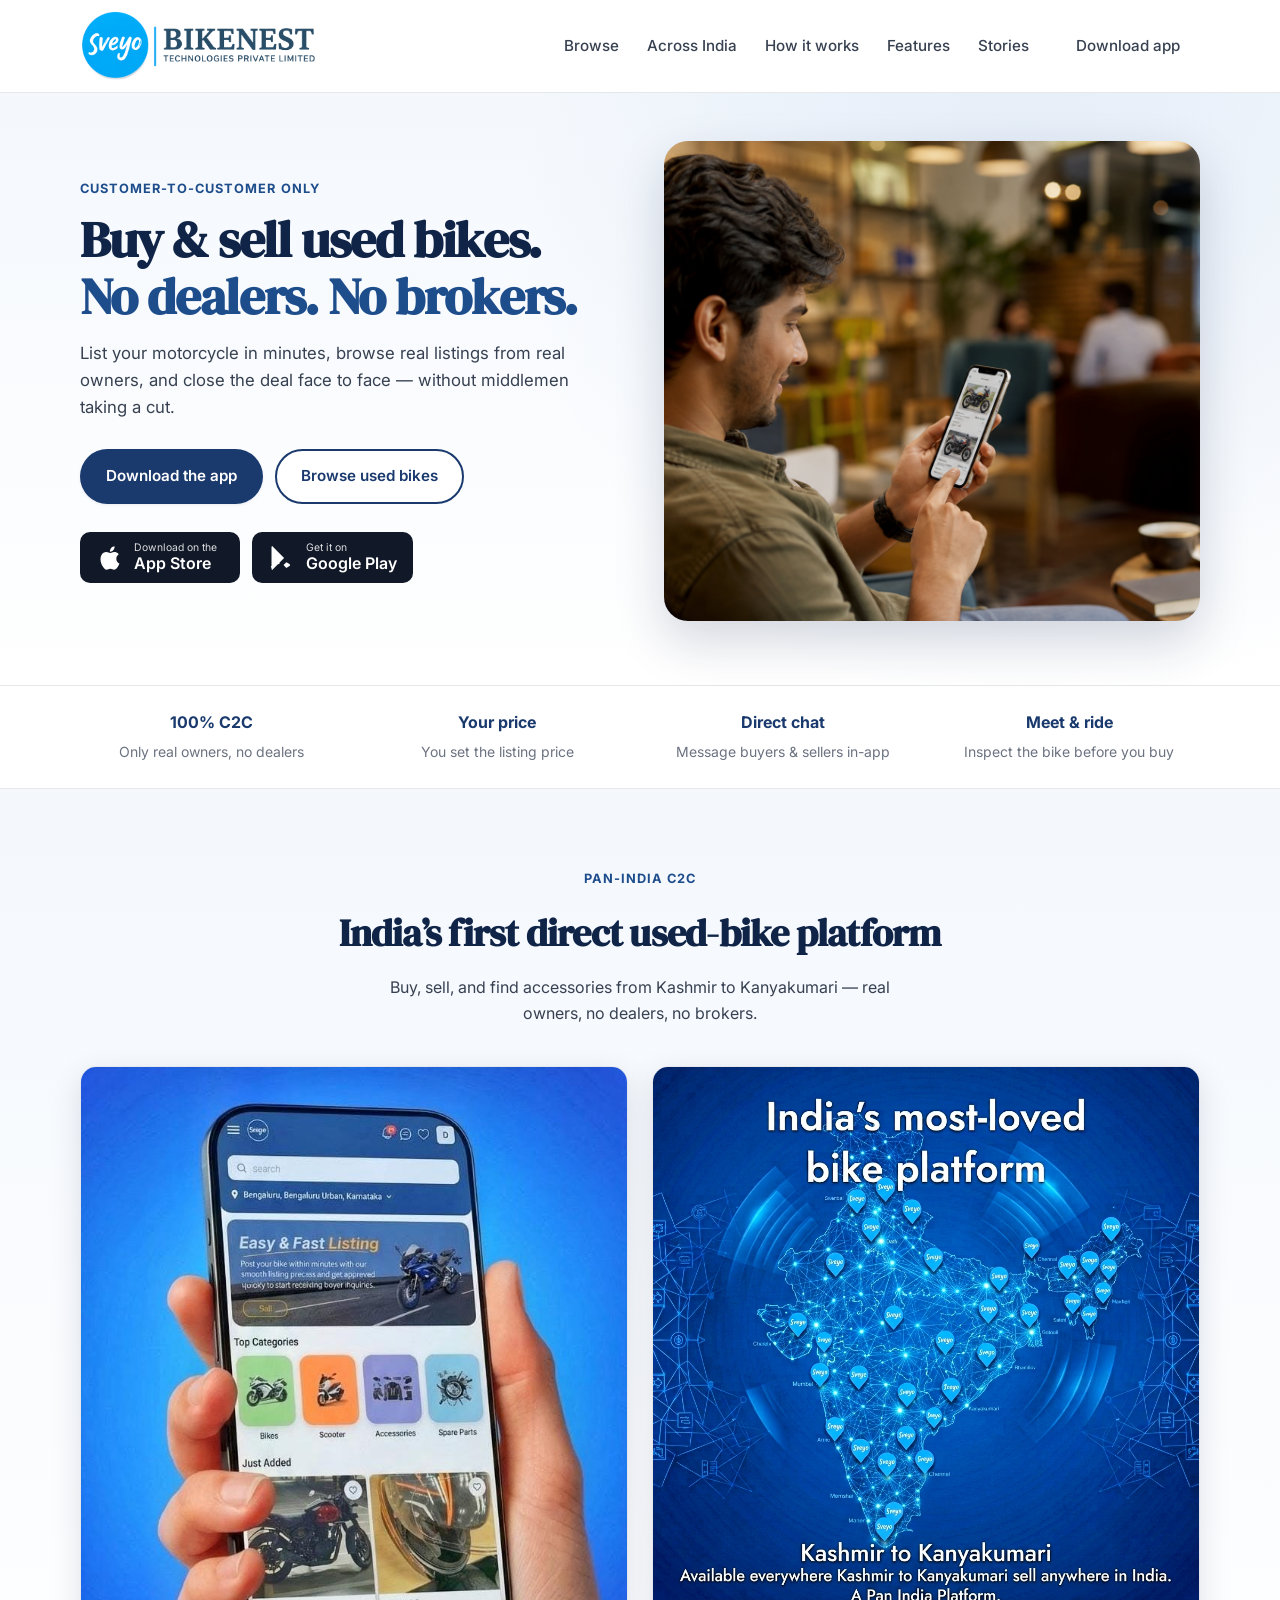
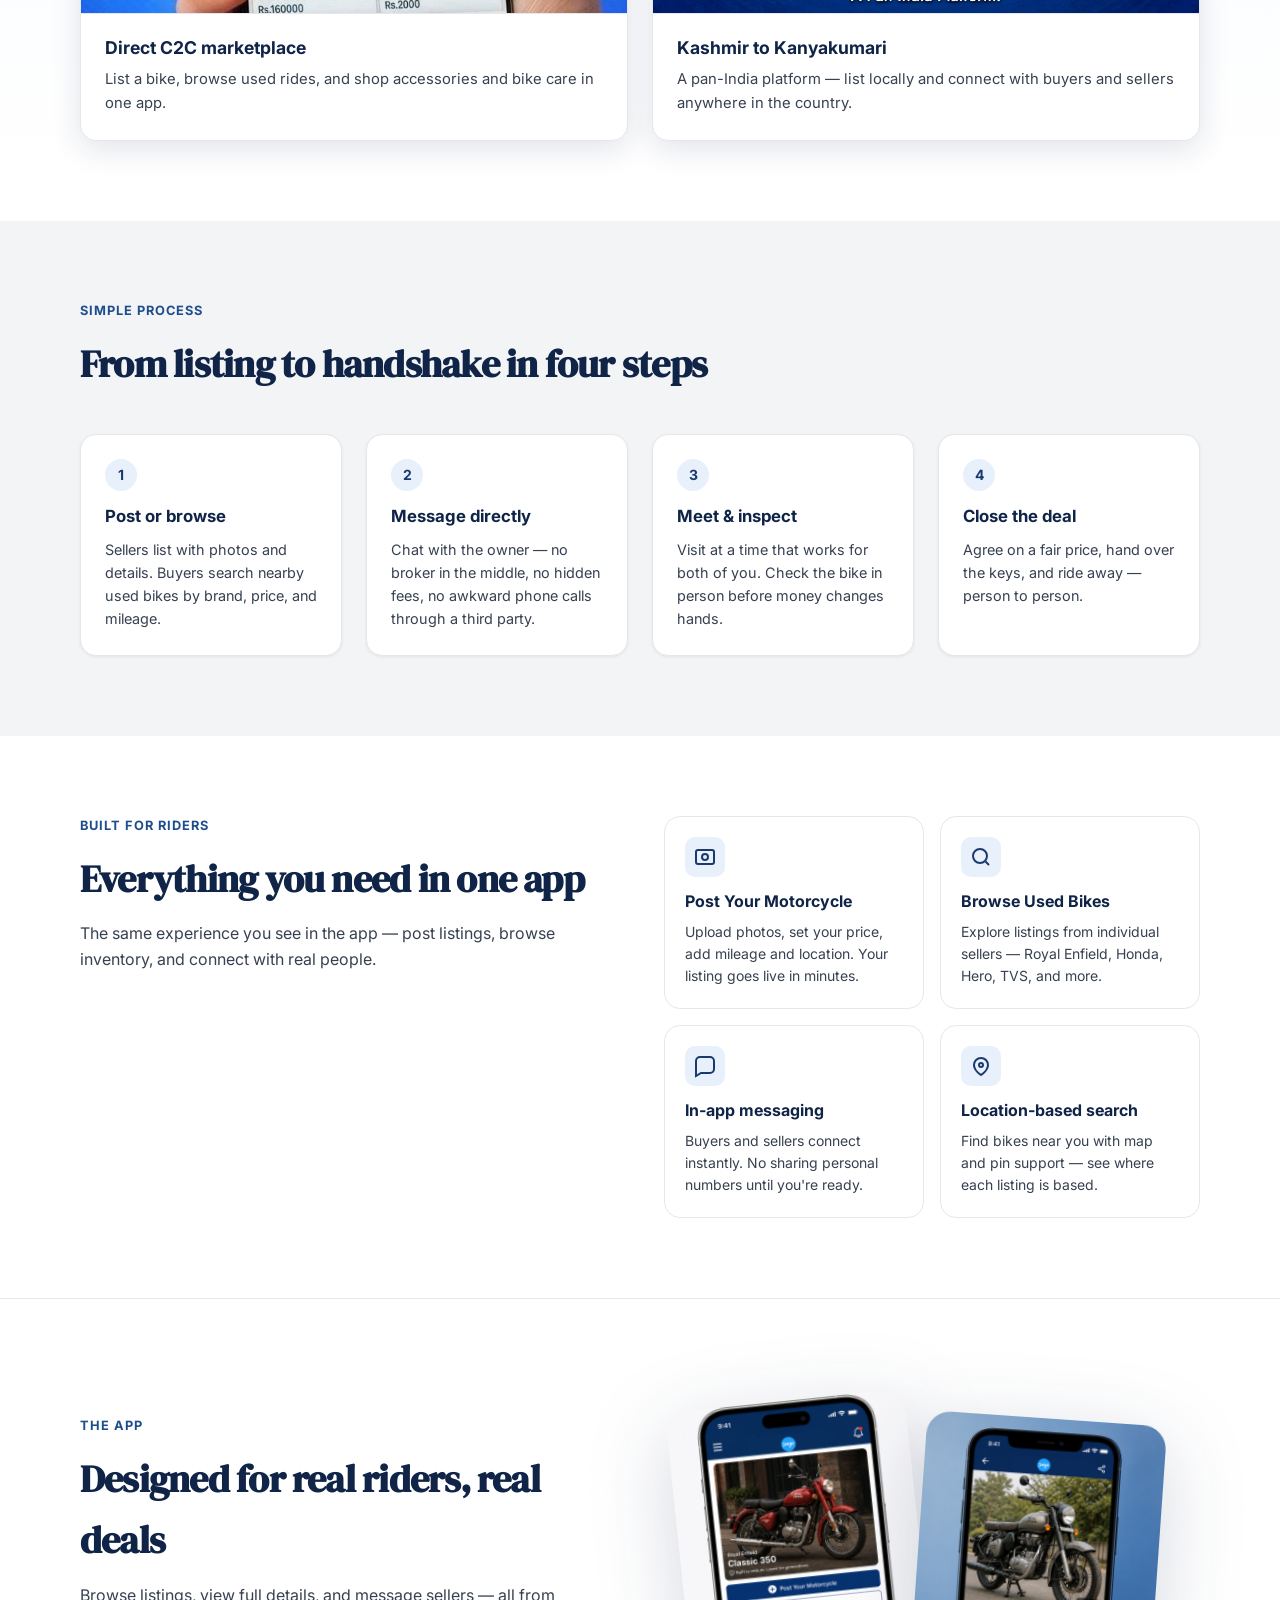
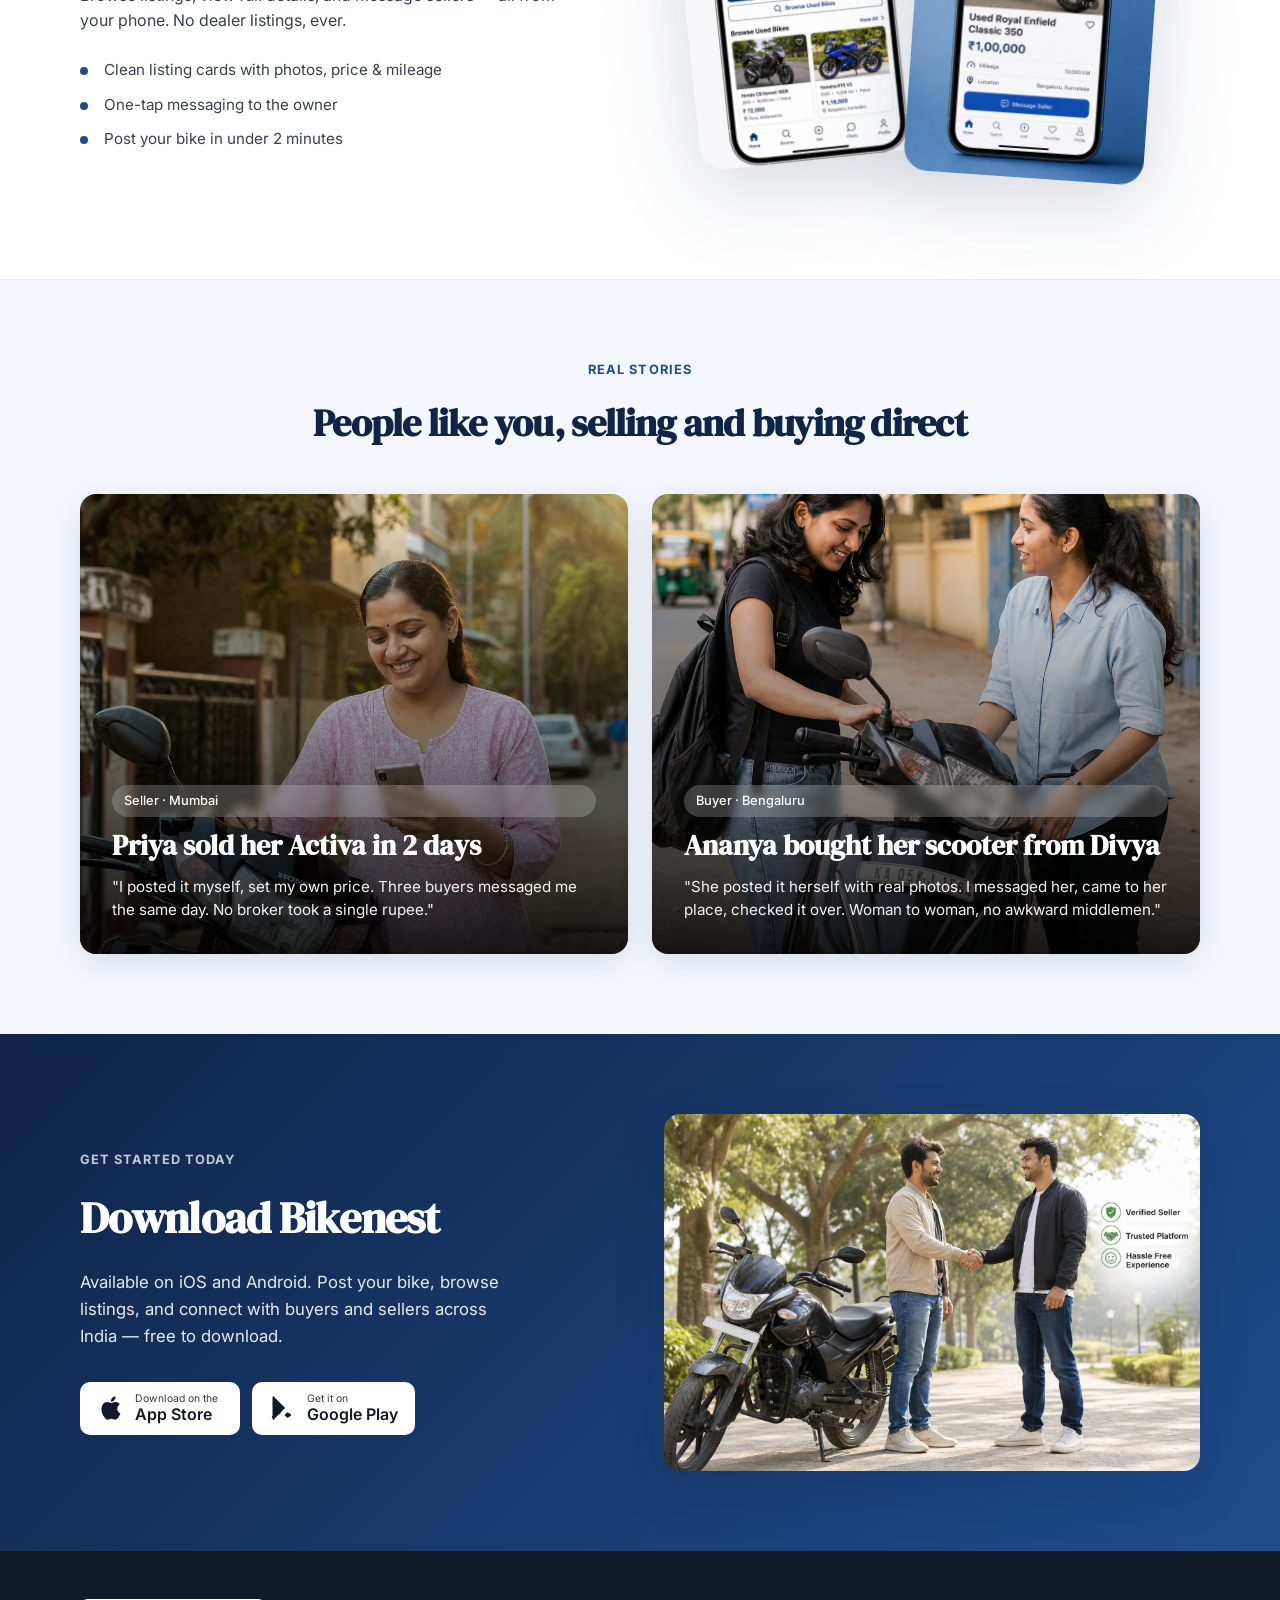
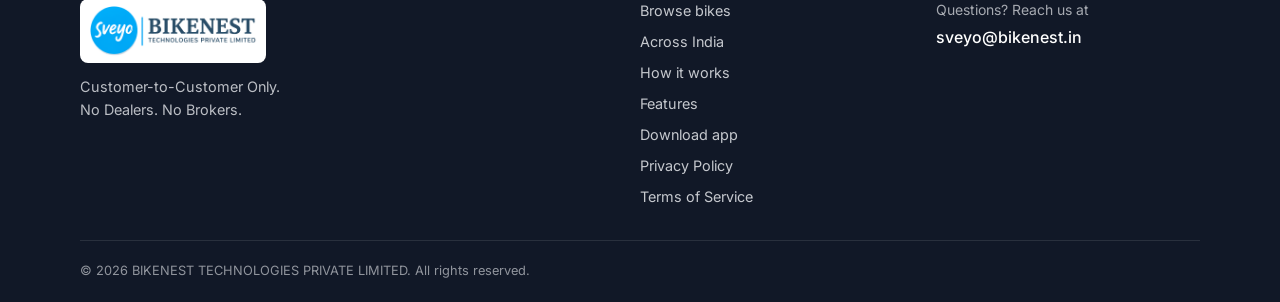
<file: index.html>
<!DOCTYPE html>
<html lang="en">
<head>
  <meta charset="UTF-8">
  <meta name="viewport" content="width=device-width, initial-scale=1.0">
  <meta name="description" content="Bikenest — Customer-to-Customer used motorcycle marketplace. No dealers. No brokers. Buy and sell bikes directly.">
  <title>Bikenest — Buy &amp; Sell Used Bikes, Direct</title>
  <link rel="preconnect" href="https://fonts.googleapis.com">
  <link rel="preconnect" href="https://fonts.gstatic.com" crossorigin>
  <link href="https://fonts.googleapis.com/css2?family=DM+Serif+Display:ital@0;1&family=Inter:wght@400;500;600;700&display=swap" rel="stylesheet">
  <link rel="stylesheet" href="css/styles.css">
  <link rel="icon" href="images/sveyo%20logo.jpeg" type="image/jpeg" >
</head>
<body>
  <header class="site-header">
    <nav class="nav container" aria-label="Main navigation">
      <a href="index.html" class="logo" aria-label="Bikenest home">
        <img src="images/sveyo-bikenest-logo.png" alt="" class="logo-img">
      </a>

      <button class="nav-toggle" type="button" aria-expanded="false" aria-controls="nav-menu" aria-label="Open menu">
        <span></span>
        <span></span>
        <span></span>
      </button>

      <ul id="nav-menu" class="nav-links">
        <li><a href="browse.html">Browse</a></li>
        <li><a href="#across-india">Across India</a></li>
        <li><a href="#how-it-works">How it works</a></li>
        <li><a href="#features">Features</a></li>
        <li><a href="#stories">Stories</a></li>
        <li><a href="#download" class="btn btn-sm">Download app</a></li>
      </ul>
    </nav>
  </header>

  <main>
    <section class="hero">
      <div class="container hero-grid">
        <div class="hero-content">
          <p class="eyebrow">Customer-to-Customer Only</p>
          <h1>Buy &amp; sell used bikes.<br><span class="highlight">No dealers. No brokers.</span></h1>
          <p class="hero-lead">
            List your motorcycle in minutes, browse real listings from real owners, and close the deal face to face — without middlemen taking a cut.
          </p>
          <div class="hero-actions">
            <a href="#download" class="btn btn-primary">Download the app</a>
            <a href="browse.html" class="btn btn-outline">Browse used bikes</a>
          </div>
          <div class="hero-badges">
            <a href="#" class="store-badge store-badge--apple" id="hero-app-store" aria-label="Download on the App Store">
              <svg viewBox="0 0 24 24" aria-hidden="true"><path d="M18.71 19.5c-.83 1.24-1.71 2.45-3.05 2.47-1.34.03-1.77-.79-3.29-.79-1.53 0-2 .77-3.27.82-1.31.05-2.3-1.32-3.14-2.53C4.25 17 2.94 12.45 4.7 9.39c.87-1.52 2.43-2.48 4.12-2.51 1.28-.02 2.5.87 3.29.87.78 0 2.26-1.07 3.8-.91.65.03 2.47.26 3.64 1.98-.09.06-2.17 1.28-2.15 3.81.03 3.02 2.65 4.03 2.68 4.04-.03.07-.42 1.44-1.38 2.83M13 3.5c.73-.83 1.94-1.46 2.94-1.5.13 1.17-.34 2.35-1.04 3.19-.69.85-1.83 1.51-2.95 1.42-.15-1.15.41-2.35 1.05-3.11z"/></svg>
              <span>
                <small>Download on the</small>
                App Store
              </span>
            </a>
            <a href="https://play.google.com/store/apps/details?id=com.sveyo.app" class="store-badge store-badge--google" id="hero-play-store" target="_blank" rel="noopener noreferrer" aria-label="Get it on Google Play">
              <svg viewBox="0 0 24 24" aria-hidden="true"><path d="M3.609 1.814L13.792 12 3.61 22.186a1.003 1.003 0 0 1-.601-.918V2.732a1.003 1.003 0 0 1 .6-.918zm4.594 12.593l2.042 2.042-6.378 3.704a1.003 1.003 0 0 1-1.453-.892v-.001l5.789-4.853zm-1.18-1.18L3.61 3.814l5.789 4.853-2.376 2.376zm11.406 5.703l-2.698 1.563-2.42-2.42 2.42-2.42 2.698 1.563a1.003 1.003 0 0 1 0 1.714z"/></svg>
              <span>
                <small>Get it on</small>
                Google Play
              </span>
            </a>
          </div>
        </div>

        <div class="hero-visual">
          <div class="hero-showcase">
            <img src="images/hero-lifestyle.jpg" alt="Person browsing Bikenest app in a cafe" class="hero-showcase-bg" loading="eager">
          </div>
        </div>
      </div>
    </section>

    <section class="trust-bar">
      <div class="container trust-grid">
        <article>
          <strong>100% C2C</strong>
          <span>Only real owners, no dealers</span>
        </article>
        <article>
          <strong>Your price</strong>
          <span>You set the listing price</span>
        </article>
        <article>
          <strong>Direct chat</strong>
          <span>Message buyers &amp; sellers in-app</span>
        </article>
        <article>
          <strong>Meet &amp; ride</strong>
          <span>Inspect the bike before you buy</span>
        </article>
      </div>
    </section>

    <section id="across-india" class="section reach">
      <div class="container">
        <div class="section-head section-head--center">
          <p class="eyebrow">Pan-India C2C</p>
          <h2>India’s first direct used-bike platform</h2>
          <p class="section-lead">Buy, sell, and find accessories from Kashmir to Kanyakumari — real owners, no dealers, no brokers.</p>
        </div>
        <div class="reach-grid">
          <figure class="reach-card reach-card--product">
            <img src="images/sveyo%20c2c.jpeg" alt="Sveyo app showing India’s first direct C2C used bike platform" width="720" height="1000" loading="lazy">
            <figcaption>
              <h3>Direct C2C marketplace</h3>
              <p>List a bike, browse used rides, and shop accessories and bike care in one app.</p>
            </figcaption>
          </figure>
          <figure class="reach-card reach-card--map">
            <img src="images/sveyo%20india.jpeg" alt="Map of India showing Sveyo coverage from Kashmir to Kanyakumari" width="1000" height="1000" loading="lazy">
            <figcaption>
              <h3>Kashmir to Kanyakumari</h3>
              <p>A pan-India platform — list locally and connect with buyers and sellers anywhere in the country.</p>
            </figcaption>
          </figure>
        </div>
      </div>
    </section>

    <section id="how-it-works" class="section how-it-works">
      <div class="container">
        <div class="section-head">
          <p class="eyebrow">Simple process</p>
          <h2>From listing to handshake in four steps</h2>
        </div>
        <ol class="steps">
          <li>
            <span class="step-num">1</span>
            <h3>Post or browse</h3>
            <p>Sellers list with photos and details. Buyers search nearby used bikes by brand, price, and mileage.</p>
          </li>
          <li>
            <span class="step-num">2</span>
            <h3>Message directly</h3>
            <p>Chat with the owner — no broker in the middle, no hidden fees, no awkward phone calls through a third party.</p>
          </li>
          <li>
            <span class="step-num">3</span>
            <h3>Meet &amp; inspect</h3>
            <p>Visit at a time that works for both of you. Check the bike in person before money changes hands.</p>
          </li>
          <li>
            <span class="step-num">4</span>
            <h3>Close the deal</h3>
            <p>Agree on a fair price, hand over the keys, and ride away — person to person.</p>
          </li>
        </ol>
      </div>
    </section>

    <section id="features" class="section features">
      <div class="container features-grid">
        <div class="section-head">
          <p class="eyebrow">Built for riders</p>
          <h2>Everything you need in one app</h2>
          <p class="section-lead">The same experience you see in the app — post listings, browse inventory, and connect with real people.</p>
        </div>

        <div class="feature-cards">
          <article class="feature-card">
            <div class="feature-icon" aria-hidden="true">
              <svg width="24" height="24" viewBox="0 0 24 24" fill="none" stroke="currentColor" stroke-width="2"><rect x="3" y="5" width="18" height="14" rx="2"/><circle cx="12" cy="12" r="3"/></svg>
            </div>
            <h3>Post Your Motorcycle</h3>
            <p>Upload photos, set your price, add mileage and location. Your listing goes live in minutes.</p>
          </article>
          <article class="feature-card">
            <div class="feature-icon" aria-hidden="true">
              <svg width="24" height="24" viewBox="0 0 24 24" fill="none" stroke="currentColor" stroke-width="2"><circle cx="11" cy="11" r="7"/><path d="m20 20-3.5-3.5"/></svg>
            </div>
            <h3>Browse Used Bikes</h3>
            <p>Explore listings from individual sellers — Royal Enfield, Honda, Hero, TVS, and more.</p>
          </article>
          <article class="feature-card">
            <div class="feature-icon" aria-hidden="true">
              <svg width="24" height="24" viewBox="0 0 24 24" fill="none" stroke="currentColor" stroke-width="2"><path d="M21 15a4 4 0 0 1-4 4H8l-5 3V7a4 4 0 0 1 4-4h10a4 4 0 0 1 4 4z"/></svg>
            </div>
            <h3>In-app messaging</h3>
            <p>Buyers and sellers connect instantly. No sharing personal numbers until you're ready.</p>
          </article>
          <article class="feature-card">
            <div class="feature-icon" aria-hidden="true">
              <svg width="24" height="24" viewBox="0 0 24 24" fill="none" stroke="currentColor" stroke-width="2"><path d="M12 21s7-4.5 7-10a7 7 0 1 0-14 0c0 5.5 7 10 7 10z"/><circle cx="12" cy="11" r="2"/></svg>
            </div>
            <h3>Location-based search</h3>
            <p>Find bikes near you with map and pin support — see where each listing is based.</p>
          </article>
        </div>
      </div>
    </section>

    <section class="section app-showcase">
      <div class="container app-showcase-grid">
        <div class="app-showcase-copy">
          <p class="eyebrow">The app</p>
          <h2>Designed for real riders, real deals</h2>
          <p class="section-lead">Browse listings, view full details, and message sellers — all from your phone. No dealer listings, ever.</p>
          <ul class="app-showcase-list">
            <li>Clean listing cards with photos, price &amp; mileage</li>
            <li>One-tap messaging to the owner</li>
            <li>Post your bike in under 2 minutes</li>
          </ul>
        </div>
        <div class="app-showcase-phones">
          <img src="images/app-home-mockup.png" alt="Bikenest app home screen" class="showcase-phone showcase-phone--left" loading="lazy">
          <img src="images/app-detail-mockup.png" alt="Bikenest app listing detail screen" class="showcase-phone showcase-phone--right" loading="lazy">
        </div>
      </div>
    </section>

    <section id="stories" class="section stories">
      <div class="container">
        <div class="section-head section-head--center">
          <p class="eyebrow">Real stories</p>
          <h2>People like you, selling and buying direct</h2>
        </div>

        <div class="testimonial-grid">
          <article class="testimonial-card">
            <img src="images/testimonial-seller.jpg" alt="Priya selling her Honda Activa in Mumbai" class="testimonial-photo">
            <div class="testimonial-content">
              <span class="testimonial-tag">Seller · Mumbai</span>
              <h3>Priya sold her Activa in 2 days</h3>
              <blockquote>
                "I posted it myself, set my own price. Three buyers messaged me the same day. No broker took a single rupee."
              </blockquote>
            </div>
          </article>
          <article class="testimonial-card">
            <img src="images/testimonial-buyer.jpg" alt="Ananya buying a scooter directly from seller in Bengaluru" class="testimonial-photo">
            <div class="testimonial-content">
              <span class="testimonial-tag">Buyer · Bengaluru</span>
              <h3>Ananya bought her scooter from Divya</h3>
              <blockquote>
                "She posted it herself with real photos. I messaged her, came to her place, checked it over. Woman to woman, no awkward middlemen."
              </blockquote>
            </div>
          </article>
        </div>
      </div>
    </section>

    <section id="download" class="section download">
      <div class="container download-grid">
        <div class="download-content">
          <p class="eyebrow eyebrow--light">Get started today</p>
          <h2>Download Bikenest</h2>
          <p class="download-lead">
            Available on iOS and Android. Post your bike, browse listings, and connect with buyers and sellers across India — free to download.
          </p>
          <div class="download-badges">
            <a href="#" class="store-badge store-badge--light store-badge--apple" id="download-app-store" aria-label="Download on the App Store">
              <svg viewBox="0 0 24 24" aria-hidden="true"><path d="M18.71 19.5c-.83 1.24-1.71 2.45-3.05 2.47-1.34.03-1.77-.79-3.29-.79-1.53 0-2 .77-3.27.82-1.31.05-2.3-1.32-3.14-2.53C4.25 17 2.94 12.45 4.7 9.39c.87-1.52 2.43-2.48 4.12-2.51 1.28-.02 2.5.87 3.29.87.78 0 2.26-1.07 3.8-.91.65.03 2.47.26 3.64 1.98-.09.06-2.17 1.28-2.15 3.81.03 3.02 2.65 4.03 2.68 4.04-.03.07-.42 1.44-1.38 2.83M13 3.5c.73-.83 1.94-1.46 2.94-1.5.13 1.17-.34 2.35-1.04 3.19-.69.85-1.83 1.51-2.95 1.42-.15-1.15.41-2.35 1.05-3.11z"/></svg>
              <span>
                <small>Download on the</small>
                App Store
              </span>
            </a>
            <a href="https://play.google.com/store/apps/details?id=com.sveyo.app" class="store-badge store-badge--light store-badge--google" id="download-play-store" target="_blank" rel="noopener noreferrer" aria-label="Get it on Google Play">
              <svg viewBox="0 0 24 24" aria-hidden="true"><path d="M3.609 1.814L13.792 12 3.61 22.186a1.003 1.003 0 0 1-.601-.918V2.732a1.003 1.003 0 0 1 .6-.918zm4.594 12.593l2.042 2.042-6.378 3.704a1.003 1.003 0 0 1-1.453-.892v-.001l5.789-4.853zm-1.18-1.18L3.61 3.814l5.789 4.853-2.376 2.376zm11.406 5.703l-2.698 1.563-2.42-2.42 2.42-2.42 2.698 1.563a1.003 1.003 0 0 1 0 1.714z"/></svg>
              <span>
                <small>Get it on</small>
                Google Play
              </span>
            </a>
          </div>
        </div>
        <div class="download-visual">
          <img src="images/hero-handshake.jpg" alt="Buyer and seller completing a used bike sale in person" class="download-image" loading="lazy">
        </div>
      </div>
    </section>
  </main>

  <footer class="site-footer">
    <div class="container footer-grid">
      <div class="footer-brand">
        <a href="index.html" class="logo logo--footer">
          <img src="images/sveyo-bikenest-logo.png" alt="" class="logo-img">
        </a>
        <p>Customer-to-Customer Only.<br>No Dealers. No Brokers.</p>
      </div>
      <nav class="footer-nav" aria-label="Footer navigation">
        <a href="browse.html">Browse bikes</a>
        <a href="#across-india">Across India</a>
        <a href="#how-it-works">How it works</a>
        <a href="#features">Features</a>
        <a href="#download">Download app</a>
        <a href="privacy.html">Privacy Policy</a>
        <a href="terms.html">Terms of Service</a>
      </nav>
      <div class="footer-contact">
        <p>Questions? Reach us at</p>
        <a href="mailto:sveyo@bikenest.in">sveyo@bikenest.in</a>
      </div>
    </div>
    <div class="footer-bottom container">
      <p>&copy; <span id="year"></span> BIKENEST TECHNOLOGIES PRIVATE LIMITED. All rights reserved.</p>
    </div>
  </footer>

  <script src="js/main.js"></script>
</body>
</html>
</file>
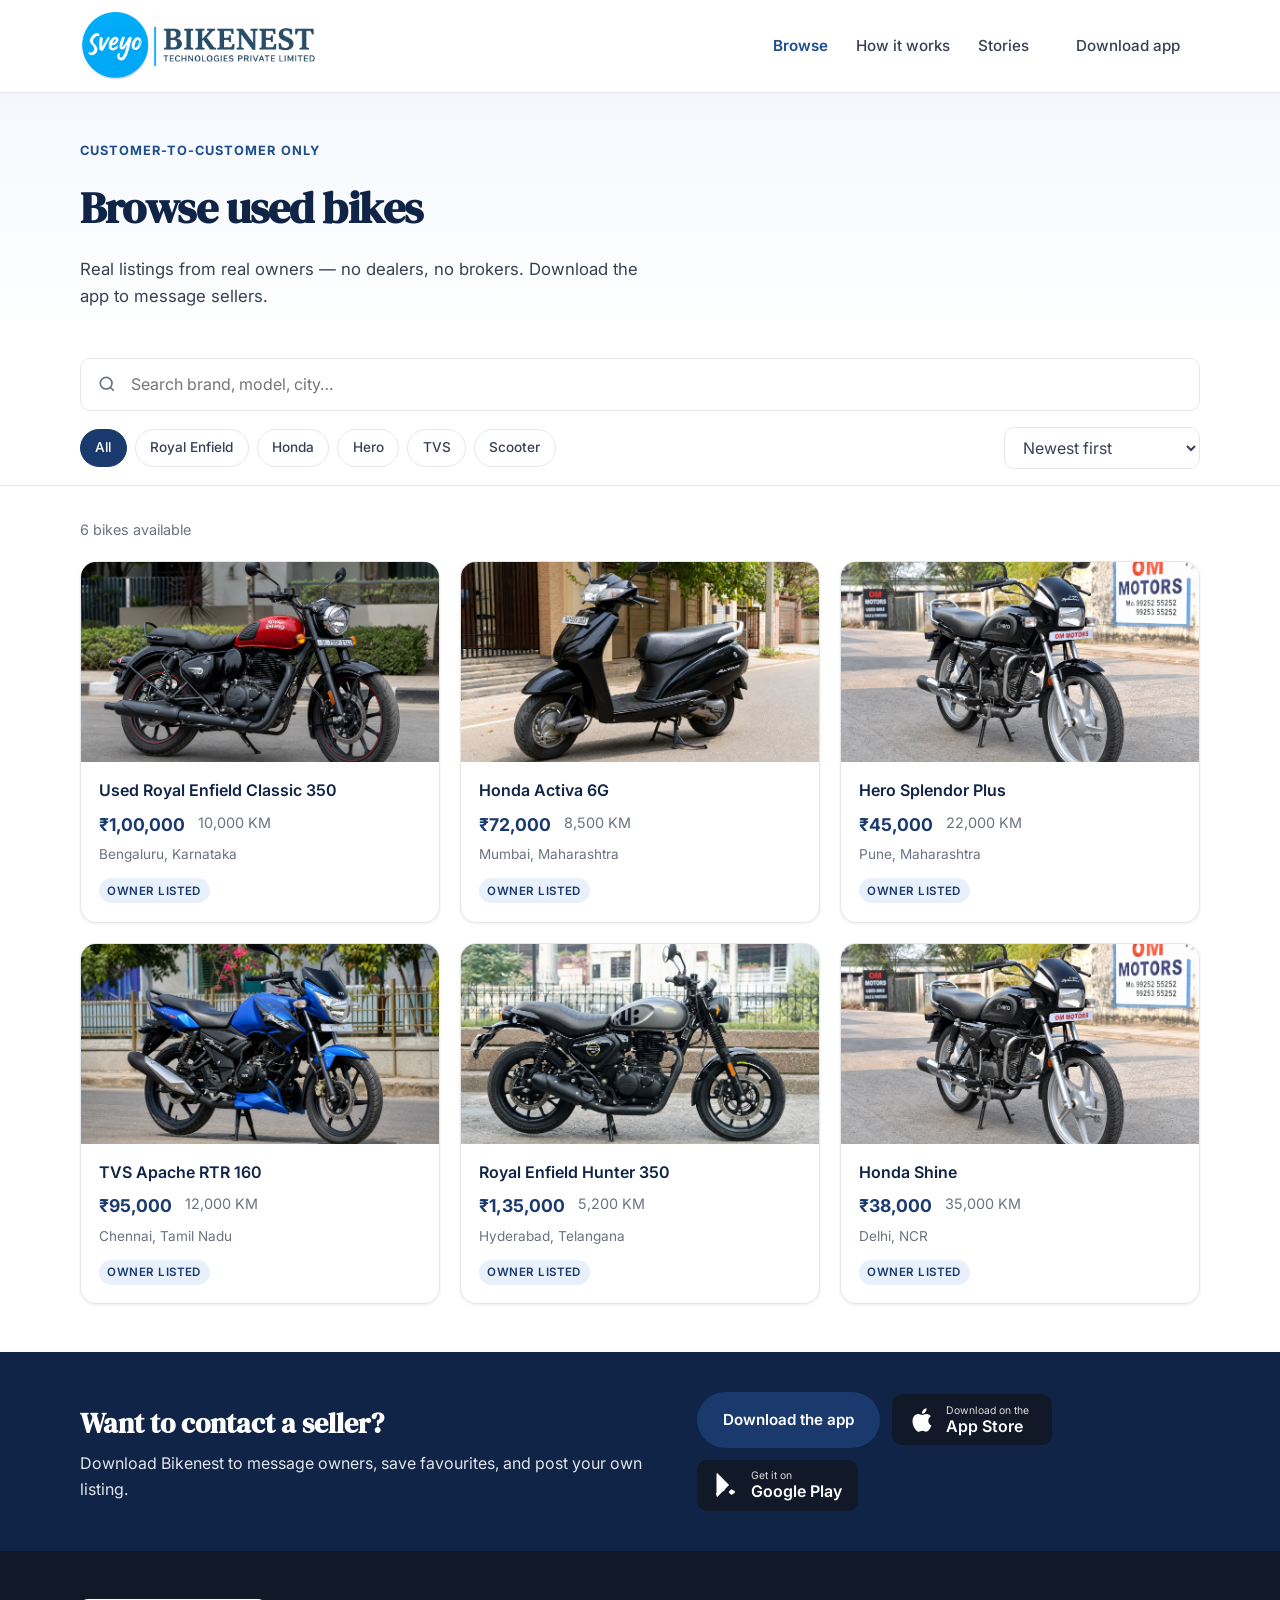
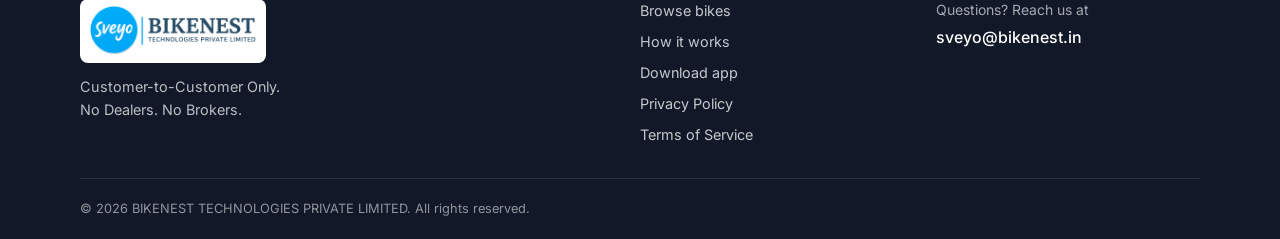
<file: browse.html>
<!DOCTYPE html>
<html lang="en">
<head>
  <meta charset="UTF-8">
  <meta name="viewport" content="width=device-width, initial-scale=1.0">
  <meta name="description" content="Browse used motorcycles and scooters listed by real owners on Bikenest.">
  <title>Browse Used Bikes — Bikenest</title>
  <link rel="preconnect" href="https://fonts.googleapis.com">
  <link rel="preconnect" href="https://fonts.gstatic.com" crossorigin>
  <link href="https://fonts.googleapis.com/css2?family=DM+Serif+Display:ital@0;1&family=Inter:wght@400;500;600;700&display=swap" rel="stylesheet">
  <link rel="stylesheet" href="css/styles.css">
  <link rel="icon" href="images/sveyo-bikenest-logo.png" type="image/png">
</head>
<body>
  <header class="site-header">
    <nav class="nav container" aria-label="Main navigation">
      <a href="index.html" class="logo" aria-label="Bikenest home">
        <img src="images/sveyo-bikenest-logo.png" alt="" class="logo-img">
      </a>

      <button class="nav-toggle" type="button" aria-expanded="false" aria-controls="nav-menu" aria-label="Open menu">
        <span></span>
        <span></span>
        <span></span>
      </button>

      <ul id="nav-menu" class="nav-links">
        <li><a href="browse.html" aria-current="page">Browse</a></li>
        <li><a href="index.html#how-it-works">How it works</a></li>
        <li><a href="index.html#stories">Stories</a></li>
        <li><a href="index.html#download" class="btn btn-sm">Download app</a></li>
      </ul>
    </nav>
  </header>

  <main>
    <section class="page-hero page-hero--browse">
      <div class="container">
        <p class="eyebrow">Customer-to-Customer Only</p>
        <h1>Browse used bikes</h1>
        <p class="page-hero-lead">Real listings from real owners — no dealers, no brokers. Download the app to message sellers.</p>
      </div>
    </section>

    <section class="browse-toolbar">
      <div class="container browse-toolbar-inner">
        <label class="search-field">
          <span class="sr-only">Search bikes</span>
          <svg width="20" height="20" viewBox="0 0 24 24" fill="none" stroke="currentColor" stroke-width="2" aria-hidden="true"><circle cx="11" cy="11" r="7"/><path d="m20 20-3.5-3.5"/></svg>
          <input type="search" id="search-input" placeholder="Search brand, model, city…" autocomplete="off">
        </label>

        <div class="filter-row">
          <div class="filter-chips" role="group" aria-label="Filter by type">
            <button type="button" class="filter-chip is-active" data-filter="all">All</button>
            <button type="button" class="filter-chip" data-filter="royal enfield">Royal Enfield</button>
            <button type="button" class="filter-chip" data-filter="honda">Honda</button>
            <button type="button" class="filter-chip" data-filter="hero">Hero</button>
            <button type="button" class="filter-chip" data-filter="tvs">TVS</button>
            <button type="button" class="filter-chip" data-filter="scooter">Scooter</button>
          </div>

          <label class="select-field">
            <span class="sr-only">Sort listings</span>
            <select id="sort-select" aria-label="Sort listings">
              <option value="newest">Newest first</option>
              <option value="price-low">Price: low to high</option>
              <option value="price-high">Price: high to low</option>
              <option value="mileage">Lowest mileage</option>
            </select>
          </label>
        </div>
      </div>
    </section>

    <section class="section browse-section">
      <div class="container">
        <p class="browse-count"><span id="listing-count">6</span> bikes available</p>

        <div class="listing-grid" id="listing-grid">
          <article class="bike-card" data-brand="royal enfield" data-price="100000" data-mileage="10000" data-keywords="royal enfield classic 350 bengaluru">
            <img src="images/bike-royal-enfield.jpg" alt="Royal Enfield Classic 350" class="bike-card-image" loading="lazy">
            <div class="bike-card-body">
              <h2>Used Royal Enfield Classic 350</h2>
              <div class="bike-card-meta">
                <span class="price">₹1,00,000</span>
                <span class="mileage">10,000 KM</span>
              </div>
              <p class="bike-card-location">Bengaluru, Karnataka</p>
              <span class="bike-card-tag">Owner listed</span>
            </div>
          </article>

          <article class="bike-card" data-brand="honda" data-price="72000" data-mileage="8500" data-keywords="honda activa 6g scooter mumbai">
            <img src="images/bike-activa.jpg" alt="Honda Activa 6G" class="bike-card-image" loading="lazy">
            <div class="bike-card-body">
              <h2>Honda Activa 6G</h2>
              <div class="bike-card-meta">
                <span class="price">₹72,000</span>
                <span class="mileage">8,500 KM</span>
              </div>
              <p class="bike-card-location">Mumbai, Maharashtra</p>
              <span class="bike-card-tag">Owner listed</span>
            </div>
          </article>

          <article class="bike-card" data-brand="hero" data-price="45000" data-mileage="22000" data-keywords="hero splendor plus pune">
            <img src="images/bike-splendor.jpg" alt="Hero Splendor Plus" class="bike-card-image" loading="lazy">
            <div class="bike-card-body">
              <h2>Hero Splendor Plus</h2>
              <div class="bike-card-meta">
                <span class="price">₹45,000</span>
                <span class="mileage">22,000 KM</span>
              </div>
              <p class="bike-card-location">Pune, Maharashtra</p>
              <span class="bike-card-tag">Owner listed</span>
            </div>
          </article>

          <article class="bike-card" data-brand="tvs" data-price="95000" data-mileage="12000" data-keywords="tvs apache rtr 160 chennai">
            <img src="images/bike-apache.jpg" alt="TVS Apache RTR 160" class="bike-card-image" loading="lazy">
            <div class="bike-card-body">
              <h2>TVS Apache RTR 160</h2>
              <div class="bike-card-meta">
                <span class="price">₹95,000</span>
                <span class="mileage">12,000 KM</span>
              </div>
              <p class="bike-card-location">Chennai, Tamil Nadu</p>
              <span class="bike-card-tag">Owner listed</span>
            </div>
          </article>

          <article class="bike-card" data-brand="royal enfield" data-price="135000" data-mileage="5200" data-keywords="royal enfield hunter 350 hyderabad">
            <img src="images/bike-hunter.jpg" alt="Royal Enfield Hunter 350" class="bike-card-image" loading="lazy">
            <div class="bike-card-body">
              <h2>Royal Enfield Hunter 350</h2>
              <div class="bike-card-meta">
                <span class="price">₹1,35,000</span>
                <span class="mileage">5,200 KM</span>
              </div>
              <p class="bike-card-location">Hyderabad, Telangana</p>
              <span class="bike-card-tag">Owner listed</span>
            </div>
          </article>

          <article class="bike-card" data-brand="honda" data-price="38000" data-mileage="35000" data-keywords="honda shine scooter delhi">
            <img src="images/bike-splendor.jpg" alt="Honda Shine" class="bike-card-image" loading="lazy">
            <div class="bike-card-body">
              <h2>Honda Shine</h2>
              <div class="bike-card-meta">
                <span class="price">₹38,000</span>
                <span class="mileage">35,000 KM</span>
              </div>
              <p class="bike-card-location">Delhi, NCR</p>
              <span class="bike-card-tag">Owner listed</span>
            </div>
          </article>
        </div>

        <p class="browse-empty is-hidden" id="browse-empty">No bikes match your search. Try a different filter.</p>
      </div>
    </section>

    <section class="app-cta-banner">
      <div class="container app-cta-inner">
        <div>
          <h2>Want to contact a seller?</h2>
          <p>Download Bikenest to message owners, save favourites, and post your own listing.</p>
        </div>
        <div class="app-cta-actions">
          <a href="index.html#download" class="btn btn-primary">Download the app</a>
          <a href="#" class="store-badge store-badge--apple" data-store="appStore" aria-label="Download on the App Store">
            <svg viewBox="0 0 24 24" aria-hidden="true"><path d="M18.71 19.5c-.83 1.24-1.71 2.45-3.05 2.47-1.34.03-1.77-.79-3.29-.79-1.53 0-2 .77-3.27.82-1.31.05-2.3-1.32-3.14-2.53C4.25 17 2.94 12.45 4.7 9.39c.87-1.52 2.43-2.48 4.12-2.51 1.28-.02 2.5.87 3.29.87.78 0 2.26-1.07 3.8-.91.65.03 2.47.26 3.64 1.98-.09.06-2.17 1.28-2.15 3.81.03 3.02 2.65 4.03 2.68 4.04-.03.07-.42 1.44-1.38 2.83M13 3.5c.73-.83 1.94-1.46 2.94-1.5.13 1.17-.34 2.35-1.04 3.19-.69.85-1.83 1.51-2.95 1.42-.15-1.15.41-2.35 1.05-3.11z"/></svg>
            <span><small>Download on the</small>App Store</span>
          </a>
          <a href="https://play.google.com/store/apps/details?id=com.sveyo.app" class="store-badge store-badge--google" data-store="playStore" target="_blank" rel="noopener noreferrer" aria-label="Get it on Google Play">
            <svg viewBox="0 0 24 24" aria-hidden="true"><path d="M3.609 1.814L13.792 12 3.61 22.186a1.003 1.003 0 0 1-.601-.918V2.732a1.003 1.003 0 0 1 .6-.918zm4.594 12.593l2.042 2.042-6.378 3.704a1.003 1.003 0 0 1-1.453-.892v-.001l5.789-4.853zm-1.18-1.18L3.61 3.814l5.789 4.853-2.376 2.376zm11.406 5.703l-2.698 1.563-2.42-2.42 2.42-2.42 2.698 1.563a1.003 1.003 0 0 1 0 1.714z"/></svg>
            <span><small>Get it on</small>Google Play</span>
          </a>
        </div>
      </div>
    </section>
  </main>

  <footer class="site-footer">
    <div class="container footer-grid">
      <div class="footer-brand">
        <a href="index.html" class="logo logo--footer">
          <img src="images/sveyo-bikenest-logo.png" alt="" class="logo-img">
        </a>
        <p>Customer-to-Customer Only.<br>No Dealers. No Brokers.</p>
      </div>
      <nav class="footer-nav" aria-label="Footer navigation">
        <a href="browse.html">Browse bikes</a>
        <a href="index.html#how-it-works">How it works</a>
        <a href="index.html#download">Download app</a>
        <a href="privacy.html">Privacy Policy</a>
        <a href="terms.html">Terms of Service</a>
      </nav>
      <div class="footer-contact">
        <p>Questions? Reach us at</p>
        <a href="mailto:sveyo@bikenest.in">sveyo@bikenest.in</a>
      </div>
    </div>
    <div class="footer-bottom container">
      <p>&copy; <span id="year"></span> BIKENEST TECHNOLOGIES PRIVATE LIMITED. All rights reserved.</p>
    </div>
  </footer>

  <script src="js/main.js"></script>
  <script src="js/browse.js"></script>
</body>
</html>
</file>
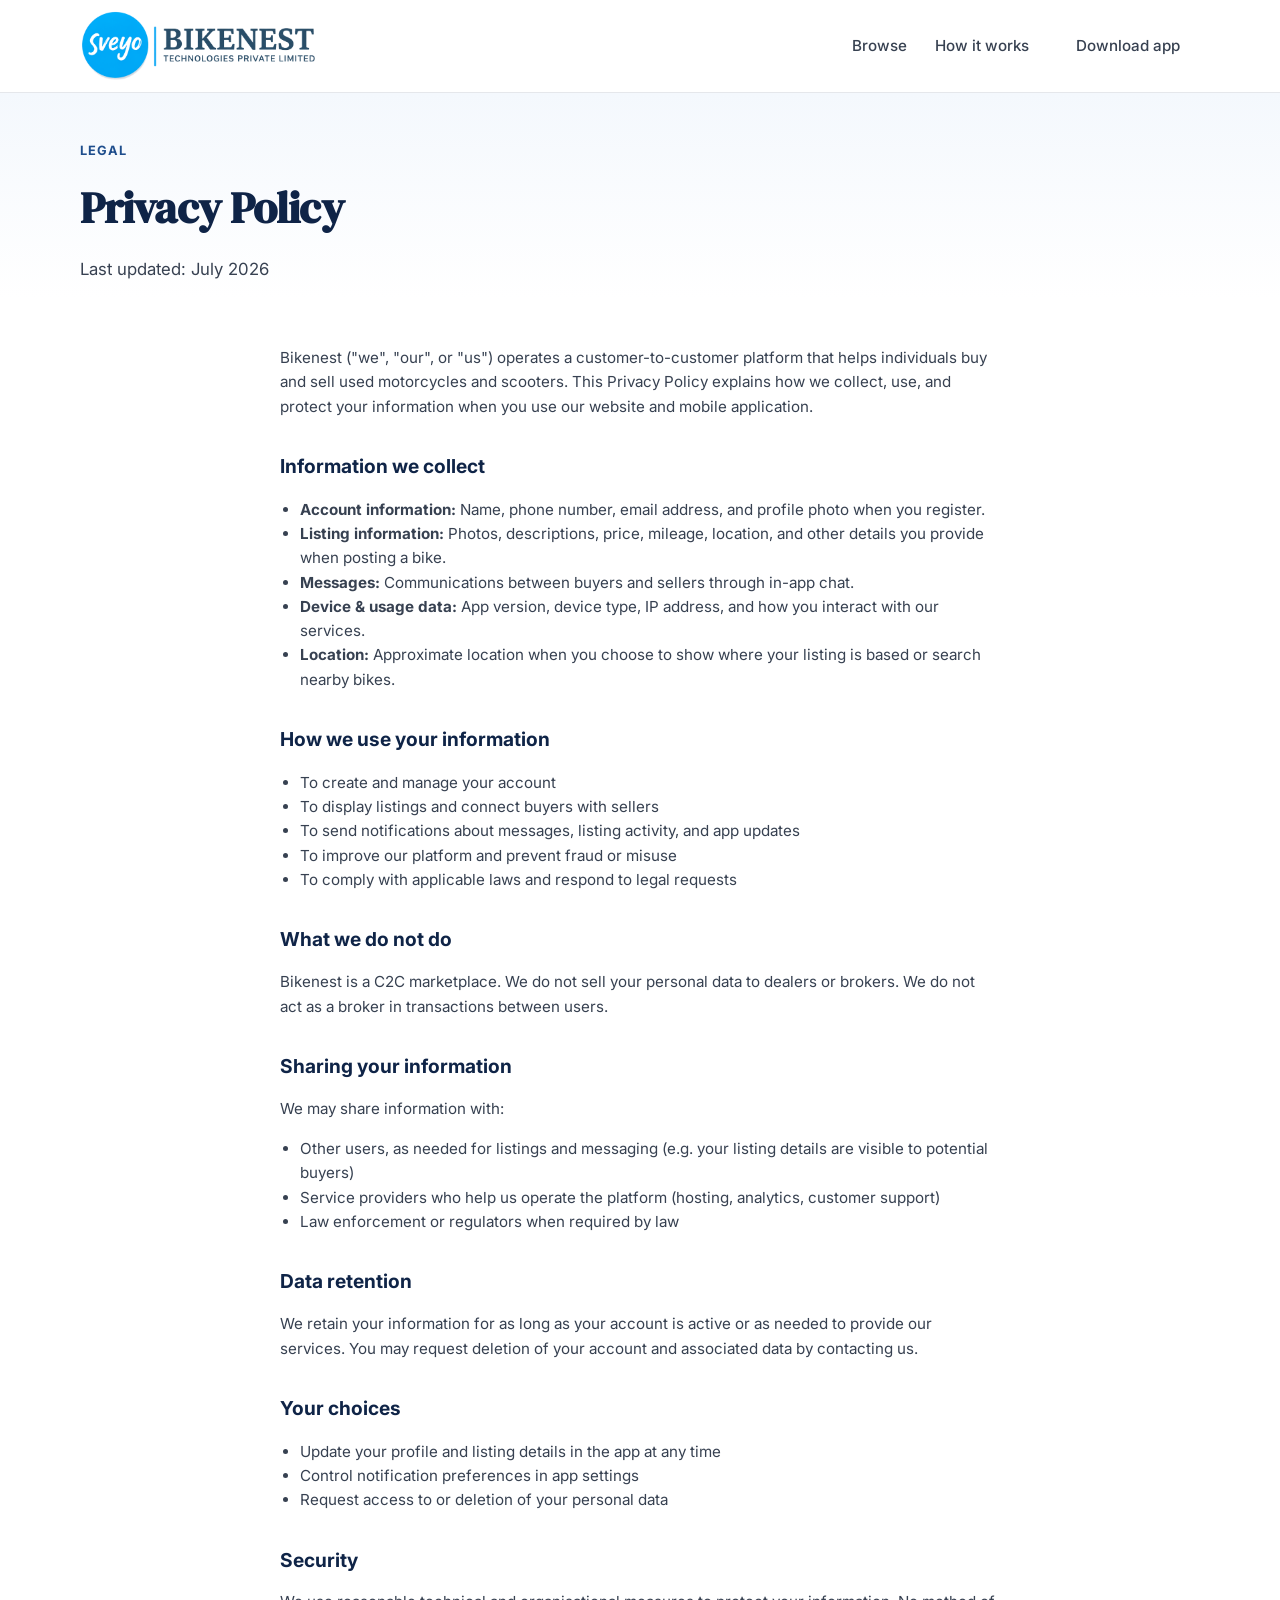
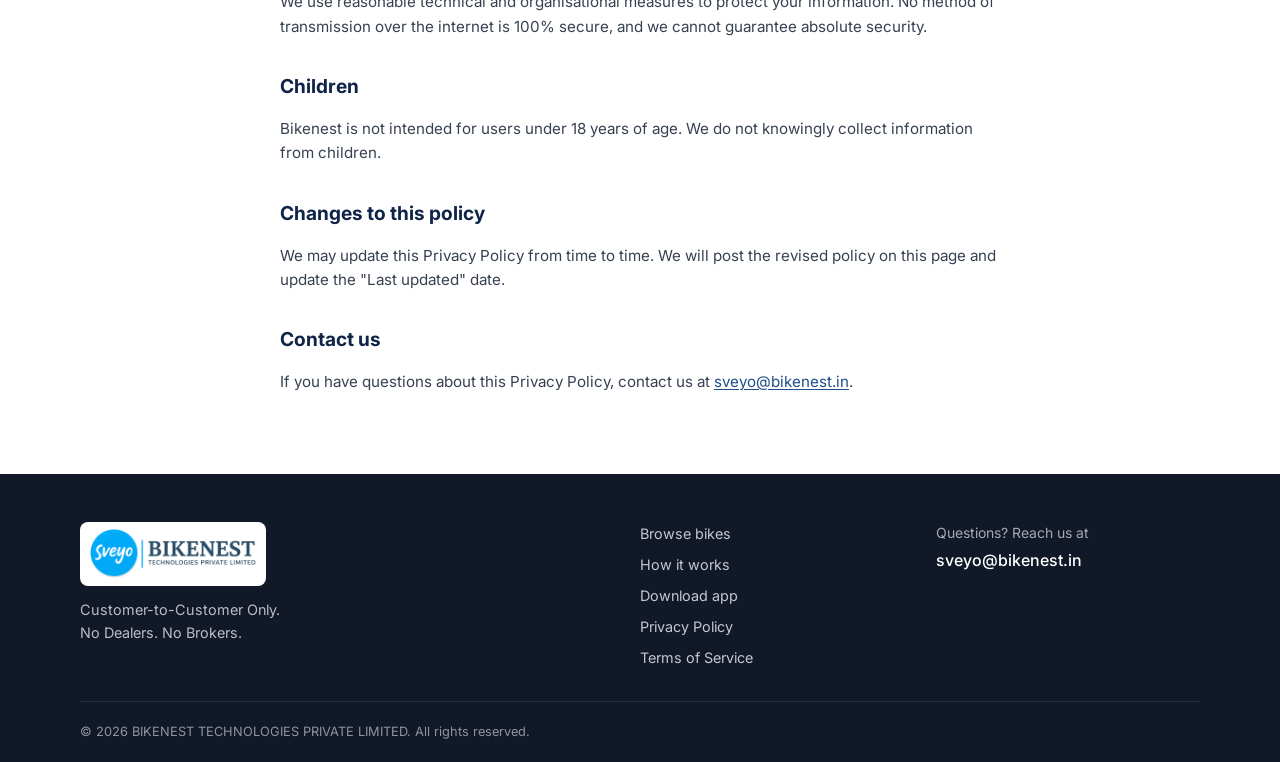
<file: privacy.html>
<!DOCTYPE html>
<html lang="en">
<head>
  <meta charset="UTF-8">
  <meta name="viewport" content="width=device-width, initial-scale=1.0">
  <meta name="description" content="Bikenest Privacy Policy — how we collect, use, and protect your information.">
  <title>Privacy Policy — Bikenest</title>
  <link rel="preconnect" href="https://fonts.googleapis.com">
  <link rel="preconnect" href="https://fonts.gstatic.com" crossorigin>
  <link href="https://fonts.googleapis.com/css2?family=DM+Serif+Display:ital@0;1&family=Inter:wght@400;500;600;700&display=swap" rel="stylesheet">
  <link rel="stylesheet" href="css/styles.css">
  <link rel="icon" href="images/sveyo-bikenest-logo.png" type="image/png">
</head>
<body>
  <header class="site-header">
    <nav class="nav container" aria-label="Main navigation">
      <a href="index.html" class="logo" aria-label="Bikenest home">
        <img src="images/sveyo-bikenest-logo.png" alt="" class="logo-img">
      </a>

      <button class="nav-toggle" type="button" aria-expanded="false" aria-controls="nav-menu" aria-label="Open menu">
        <span></span>
        <span></span>
        <span></span>
      </button>

      <ul id="nav-menu" class="nav-links">
        <li><a href="browse.html">Browse</a></li>
        <li><a href="index.html#how-it-works">How it works</a></li>
        <li><a href="index.html#download" class="btn btn-sm">Download app</a></li>
      </ul>
    </nav>
  </header>

  <main>
    <section class="page-hero page-hero--legal">
      <div class="container">
        <p class="eyebrow">Legal</p>
        <h1>Privacy Policy</h1>
        <p class="page-hero-lead">Last updated: July 2026</p>
      </div>
    </section>

    <section class="section legal-content">
      <div class="container legal-prose">
        <p>Bikenest ("we", "our", or "us") operates a customer-to-customer platform that helps individuals buy and sell used motorcycles and scooters. This Privacy Policy explains how we collect, use, and protect your information when you use our website and mobile application.</p>

        <h2>Information we collect</h2>
        <ul>
          <li><strong>Account information:</strong> Name, phone number, email address, and profile photo when you register.</li>
          <li><strong>Listing information:</strong> Photos, descriptions, price, mileage, location, and other details you provide when posting a bike.</li>
          <li><strong>Messages:</strong> Communications between buyers and sellers through in-app chat.</li>
          <li><strong>Device &amp; usage data:</strong> App version, device type, IP address, and how you interact with our services.</li>
          <li><strong>Location:</strong> Approximate location when you choose to show where your listing is based or search nearby bikes.</li>
        </ul>

        <h2>How we use your information</h2>
        <ul>
          <li>To create and manage your account</li>
          <li>To display listings and connect buyers with sellers</li>
          <li>To send notifications about messages, listing activity, and app updates</li>
          <li>To improve our platform and prevent fraud or misuse</li>
          <li>To comply with applicable laws and respond to legal requests</li>
        </ul>

        <h2>What we do not do</h2>
        <p>Bikenest is a C2C marketplace. We do not sell your personal data to dealers or brokers. We do not act as a broker in transactions between users.</p>

        <h2>Sharing your information</h2>
        <p>We may share information with:</p>
        <ul>
          <li>Other users, as needed for listings and messaging (e.g. your listing details are visible to potential buyers)</li>
          <li>Service providers who help us operate the platform (hosting, analytics, customer support)</li>
          <li>Law enforcement or regulators when required by law</li>
        </ul>

        <h2>Data retention</h2>
        <p>We retain your information for as long as your account is active or as needed to provide our services. You may request deletion of your account and associated data by contacting us.</p>

        <h2>Your choices</h2>
        <ul>
          <li>Update your profile and listing details in the app at any time</li>
          <li>Control notification preferences in app settings</li>
          <li>Request access to or deletion of your personal data</li>
        </ul>

        <h2>Security</h2>
        <p>We use reasonable technical and organisational measures to protect your information. No method of transmission over the internet is 100% secure, and we cannot guarantee absolute security.</p>

        <h2>Children</h2>
        <p>Bikenest is not intended for users under 18 years of age. We do not knowingly collect information from children.</p>

        <h2>Changes to this policy</h2>
        <p>We may update this Privacy Policy from time to time. We will post the revised policy on this page and update the "Last updated" date.</p>

        <h2>Contact us</h2>
        <p>If you have questions about this Privacy Policy, contact us at <a href="mailto:sveyo@bikenest.in">sveyo@bikenest.in</a>.</p>
      </div>
    </section>
  </main>

  <footer class="site-footer">
    <div class="container footer-grid">
      <div class="footer-brand">
        <a href="index.html" class="logo logo--footer">
          <img src="images/sveyo-bikenest-logo.png" alt="" class="logo-img">
        </a>
        <p>Customer-to-Customer Only.<br>No Dealers. No Brokers.</p>
      </div>
      <nav class="footer-nav" aria-label="Footer navigation">
        <a href="browse.html">Browse bikes</a>
        <a href="index.html#how-it-works">How it works</a>
        <a href="index.html#download">Download app</a>
        <a href="privacy.html">Privacy Policy</a>
        <a href="terms.html">Terms of Service</a>
      </nav>
      <div class="footer-contact">
        <p>Questions? Reach us at</p>
        <a href="mailto:sveyo@bikenest.in">sveyo@bikenest.in</a>
      </div>
    </div>
    <div class="footer-bottom container">
      <p>&copy; <span id="year"></span> BIKENEST TECHNOLOGIES PRIVATE LIMITED. All rights reserved.</p>
    </div>
  </footer>

  <script src="js/main.js"></script>
</body>
</html>
</file>
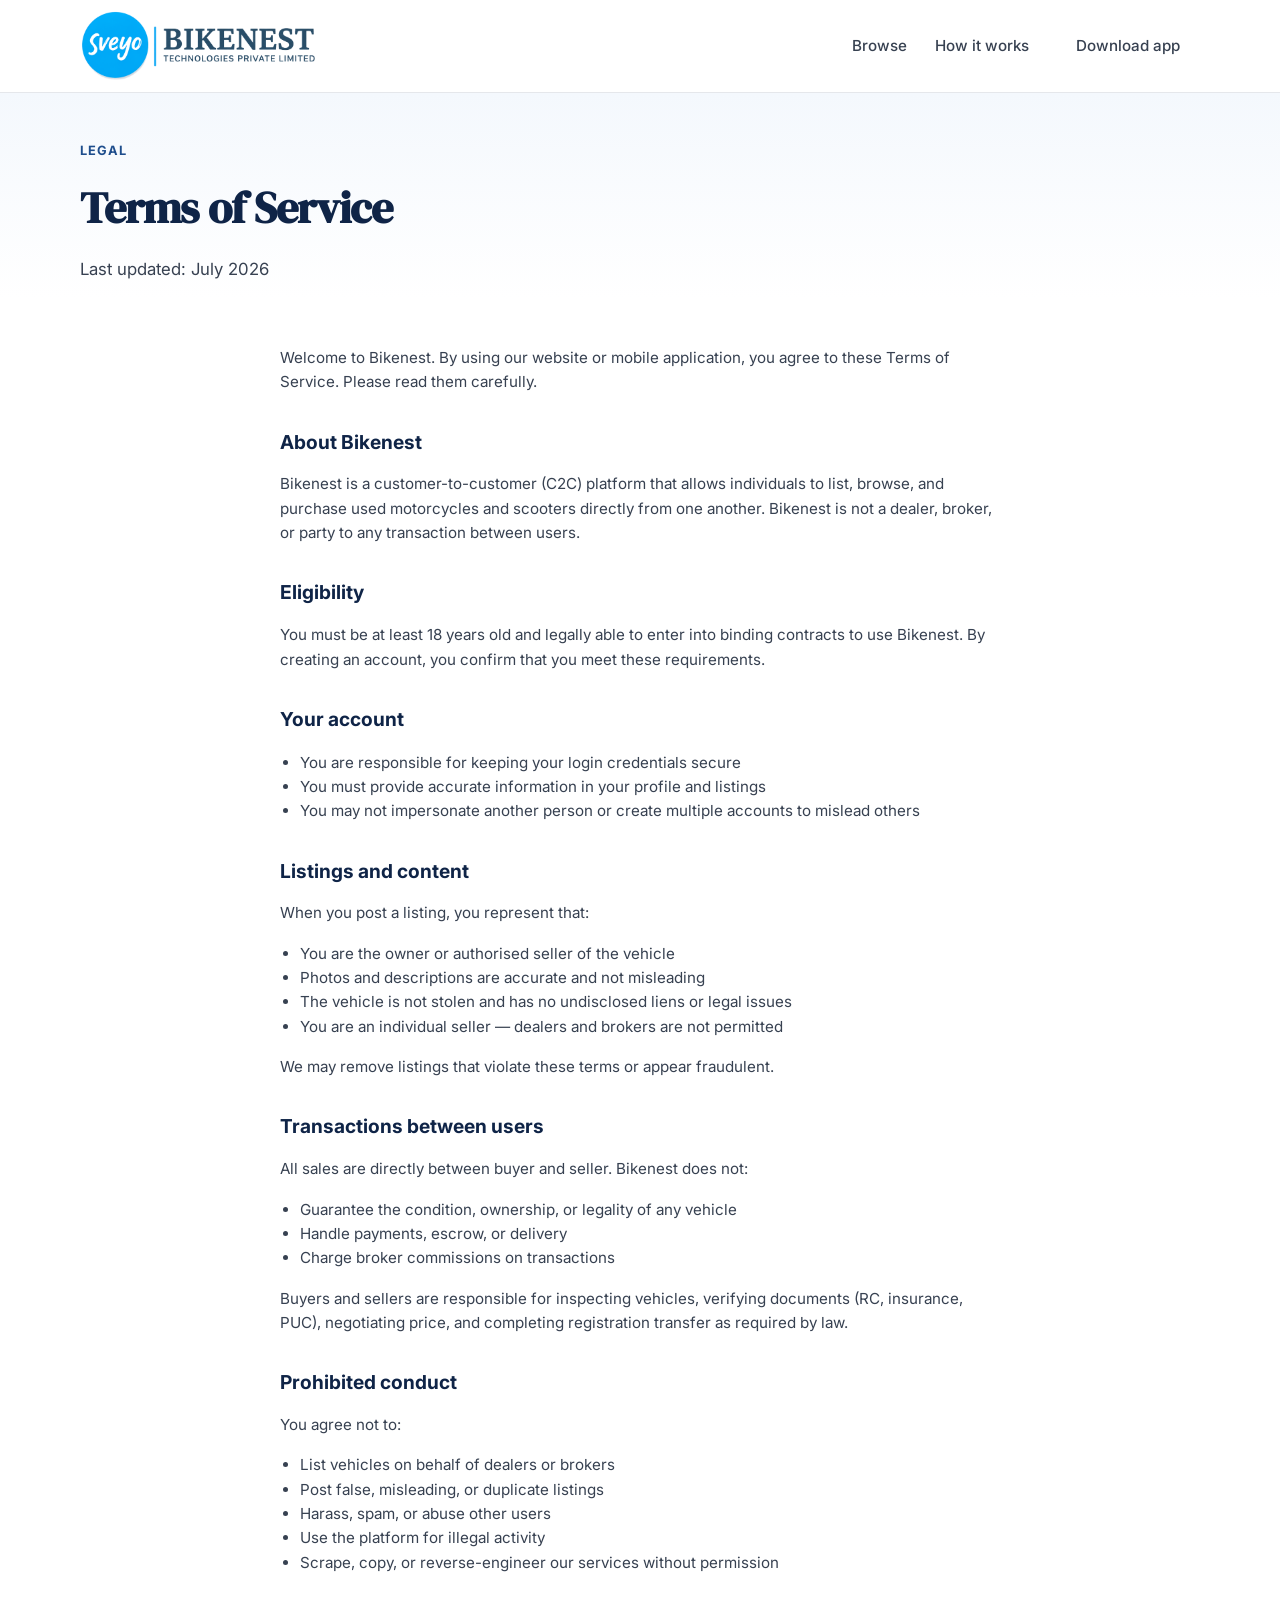
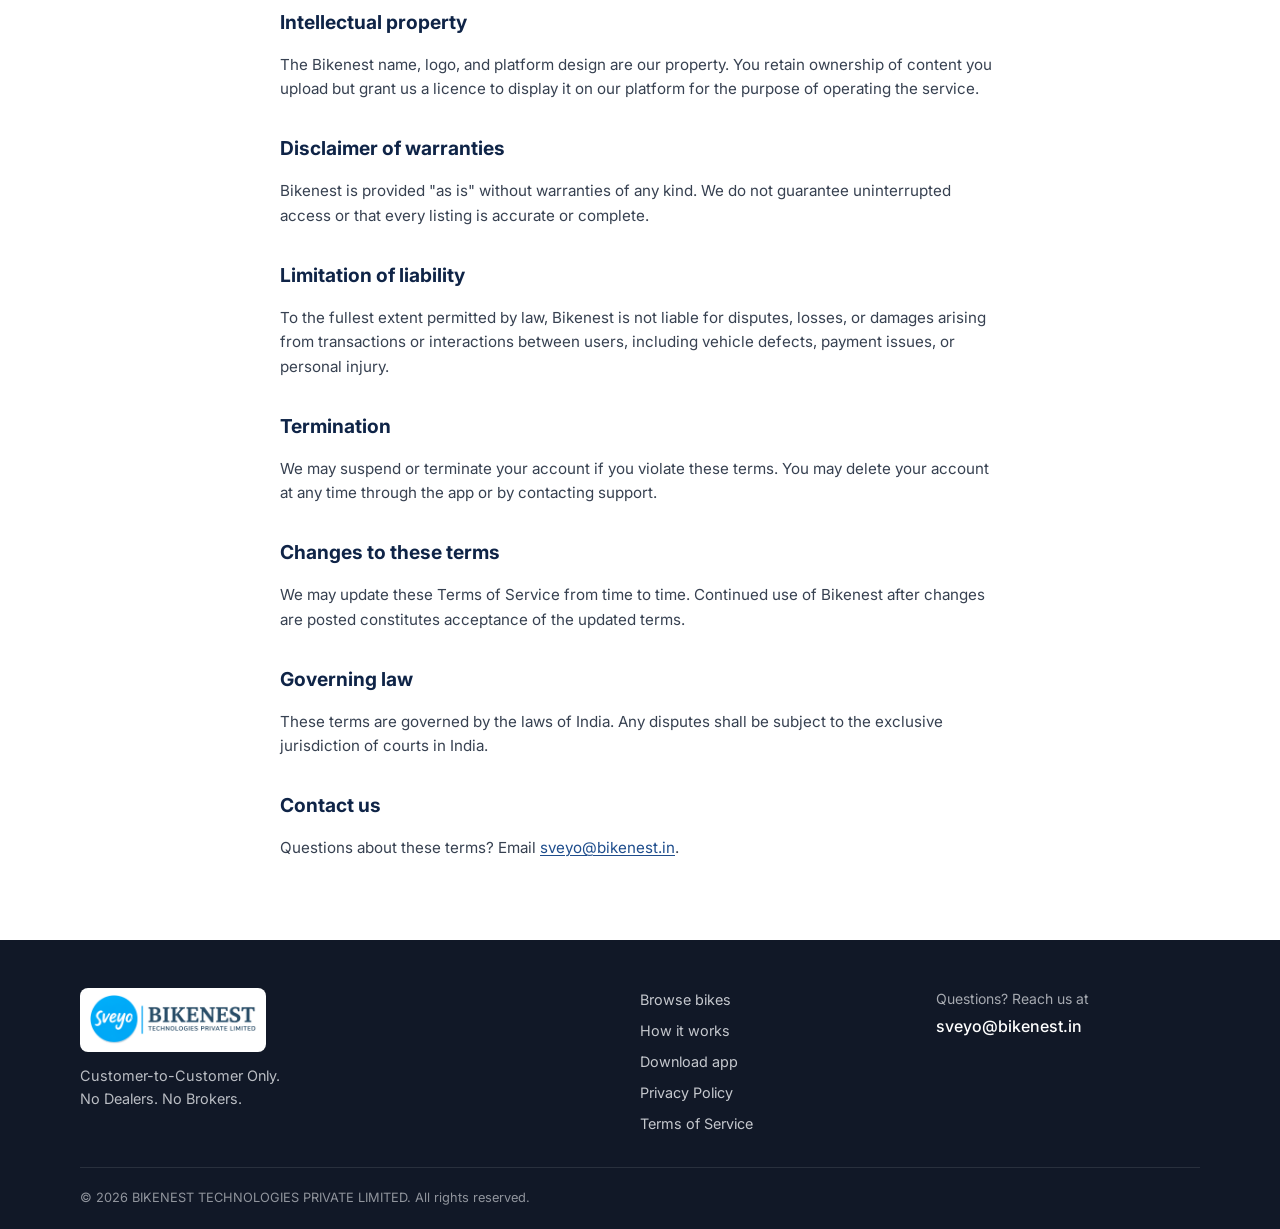
<file: terms.html>
<!DOCTYPE html>
<html lang="en">
<head>
  <meta charset="UTF-8">
  <meta name="viewport" content="width=device-width, initial-scale=1.0">
  <meta name="description" content="Bikenest Terms of Service — rules for using our C2C used bike marketplace.">
  <title>Terms of Service — Bikenest</title>
  <link rel="preconnect" href="https://fonts.googleapis.com">
  <link rel="preconnect" href="https://fonts.gstatic.com" crossorigin>
  <link href="https://fonts.googleapis.com/css2?family=DM+Serif+Display:ital@0;1&family=Inter:wght@400;500;600;700&display=swap" rel="stylesheet">
  <link rel="stylesheet" href="css/styles.css">
  <link rel="icon" href="images/sveyo-bikenest-logo.png" type="image/png">
</head>
<body>
  <header class="site-header">
    <nav class="nav container" aria-label="Main navigation">
      <a href="index.html" class="logo" aria-label="Bikenest home">
        <img src="images/sveyo-bikenest-logo.png" alt="" class="logo-img">
      </a>

      <button class="nav-toggle" type="button" aria-expanded="false" aria-controls="nav-menu" aria-label="Open menu">
        <span></span>
        <span></span>
        <span></span>
      </button>

      <ul id="nav-menu" class="nav-links">
        <li><a href="browse.html">Browse</a></li>
        <li><a href="index.html#how-it-works">How it works</a></li>
        <li><a href="index.html#download" class="btn btn-sm">Download app</a></li>
      </ul>
    </nav>
  </header>

  <main>
    <section class="page-hero page-hero--legal">
      <div class="container">
        <p class="eyebrow">Legal</p>
        <h1>Terms of Service</h1>
        <p class="page-hero-lead">Last updated: July 2026</p>
      </div>
    </section>

    <section class="section legal-content">
      <div class="container legal-prose">
        <p>Welcome to Bikenest. By using our website or mobile application, you agree to these Terms of Service. Please read them carefully.</p>

        <h2>About Bikenest</h2>
        <p>Bikenest is a customer-to-customer (C2C) platform that allows individuals to list, browse, and purchase used motorcycles and scooters directly from one another. Bikenest is not a dealer, broker, or party to any transaction between users.</p>

        <h2>Eligibility</h2>
        <p>You must be at least 18 years old and legally able to enter into binding contracts to use Bikenest. By creating an account, you confirm that you meet these requirements.</p>

        <h2>Your account</h2>
        <ul>
          <li>You are responsible for keeping your login credentials secure</li>
          <li>You must provide accurate information in your profile and listings</li>
          <li>You may not impersonate another person or create multiple accounts to mislead others</li>
        </ul>

        <h2>Listings and content</h2>
        <p>When you post a listing, you represent that:</p>
        <ul>
          <li>You are the owner or authorised seller of the vehicle</li>
          <li>Photos and descriptions are accurate and not misleading</li>
          <li>The vehicle is not stolen and has no undisclosed liens or legal issues</li>
          <li>You are an individual seller — dealers and brokers are not permitted</li>
        </ul>
        <p>We may remove listings that violate these terms or appear fraudulent.</p>

        <h2>Transactions between users</h2>
        <p>All sales are directly between buyer and seller. Bikenest does not:</p>
        <ul>
          <li>Guarantee the condition, ownership, or legality of any vehicle</li>
          <li>Handle payments, escrow, or delivery</li>
          <li>Charge broker commissions on transactions</li>
        </ul>
        <p>Buyers and sellers are responsible for inspecting vehicles, verifying documents (RC, insurance, PUC), negotiating price, and completing registration transfer as required by law.</p>

        <h2>Prohibited conduct</h2>
        <p>You agree not to:</p>
        <ul>
          <li>List vehicles on behalf of dealers or brokers</li>
          <li>Post false, misleading, or duplicate listings</li>
          <li>Harass, spam, or abuse other users</li>
          <li>Use the platform for illegal activity</li>
          <li>Scrape, copy, or reverse-engineer our services without permission</li>
        </ul>

        <h2>Intellectual property</h2>
        <p>The Bikenest name, logo, and platform design are our property. You retain ownership of content you upload but grant us a licence to display it on our platform for the purpose of operating the service.</p>

        <h2>Disclaimer of warranties</h2>
        <p>Bikenest is provided "as is" without warranties of any kind. We do not guarantee uninterrupted access or that every listing is accurate or complete.</p>

        <h2>Limitation of liability</h2>
        <p>To the fullest extent permitted by law, Bikenest is not liable for disputes, losses, or damages arising from transactions or interactions between users, including vehicle defects, payment issues, or personal injury.</p>

        <h2>Termination</h2>
        <p>We may suspend or terminate your account if you violate these terms. You may delete your account at any time through the app or by contacting support.</p>

        <h2>Changes to these terms</h2>
        <p>We may update these Terms of Service from time to time. Continued use of Bikenest after changes are posted constitutes acceptance of the updated terms.</p>

        <h2>Governing law</h2>
        <p>These terms are governed by the laws of India. Any disputes shall be subject to the exclusive jurisdiction of courts in India.</p>

        <h2>Contact us</h2>
        <p>Questions about these terms? Email <a href="mailto:sveyo@bikenest.in">sveyo@bikenest.in</a>.</p>
      </div>
    </section>
  </main>

  <footer class="site-footer">
    <div class="container footer-grid">
      <div class="footer-brand">
        <a href="index.html" class="logo logo--footer">
          <img src="images/sveyo-bikenest-logo.png" alt="" class="logo-img">
        </a>
        <p>Customer-to-Customer Only.<br>No Dealers. No Brokers.</p>
      </div>
      <nav class="footer-nav" aria-label="Footer navigation">
        <a href="browse.html">Browse bikes</a>
        <a href="index.html#how-it-works">How it works</a>
        <a href="index.html#download">Download app</a>
        <a href="privacy.html">Privacy Policy</a>
        <a href="terms.html">Terms of Service</a>
      </nav>
      <div class="footer-contact">
        <p>Questions? Reach us at</p>
        <a href="mailto:sveyo@bikenest.in">sveyo@bikenest.in</a>
      </div>
    </div>
    <div class="footer-bottom container">
      <p>&copy; <span id="year"></span> BIKENEST TECHNOLOGIES PRIVATE LIMITED. All rights reserved.</p>
    </div>
  </footer>

  <script src="js/main.js"></script>
</body>
</html>
</file>
<file: css/styles.css>
/* Bikenest — static landing page */

:root {
  --blue-900: #0f2447;
  --blue-800: #1a3a6e;
  --blue-700: #1e4d8c;
  --blue-600: #2563b5;
  --blue-100: #e8f0fb;
  --blue-50: #f4f8fd;
  --white: #ffffff;
  --gray-900: #111827;
  --gray-700: #374151;
  --gray-500: #6b7280;
  --gray-200: #e5e7eb;
  --gray-100: #f3f4f6;
  --shadow-sm: 0 1px 3px rgba(15, 36, 71, 0.08);
  --shadow-md: 0 8px 30px rgba(15, 36, 71, 0.12);
  --shadow-lg: 0 20px 50px rgba(15, 36, 71, 0.18);
  --radius: 16px;
  --radius-sm: 10px;
  --font-sans: "Inter", system-ui, -apple-system, sans-serif;
  --font-serif: "DM Serif Display", Georgia, serif;
  --header-height: 92px;
}

*,
*::before,
*::after {
  box-sizing: border-box;
}

html {
  scroll-behavior: smooth;
}

body {
  margin: 0;
  font-family: var(--font-sans);
  color: var(--gray-900);
  background: var(--white);
  line-height: 1.6;
  -webkit-font-smoothing: antialiased;
}

img {
  max-width: 100%;
  display: block;
}

a {
  color: inherit;
  text-decoration: none;
}

button {
  font: inherit;
  cursor: pointer;
}

.container {
  width: min(1120px, calc(100% - 2rem));
  margin-inline: auto;
}

/* Header */
.site-header {
  position: sticky;
  top: 0;
  z-index: 100;
  background: var(--white);
  border-bottom: 1px solid var(--gray-200);
}

.nav {
  display: flex;
  align-items: center;
  justify-content: space-between;
  min-height: var(--header-height);
  gap: 1rem;
}

.logo {
  display: inline-flex;
  align-items: center;
}

.logo-img {
  display: block;
  height: 72px;
  width: auto;
  max-width: min(420px, 72vw);
  object-fit: contain;
  background: var(--white);
}

.nav-links {
  display: flex;
  align-items: center;
  gap: 1.75rem;
  list-style: none;
  margin: 0;
  padding: 0;
}

.nav-links a {
  font-size: 0.95rem;
  font-weight: 500;
  color: var(--gray-700);
  transition: color 0.2s;
}

.nav-links a:hover {
  color: var(--blue-700);
}

.nav-toggle {
  display: none;
  flex-direction: column;
  gap: 5px;
  padding: 0.5rem;
  border: none;
  background: transparent;
}

.nav-toggle span {
  display: block;
  width: 22px;
  height: 2px;
  background: var(--blue-800);
  border-radius: 2px;
  transition: transform 0.2s, opacity 0.2s;
}

/* Buttons */
.btn {
  display: inline-flex;
  align-items: center;
  justify-content: center;
  padding: 0.85rem 1.5rem;
  border-radius: 999px;
  font-weight: 600;
  font-size: 0.95rem;
  border: 2px solid transparent;
  transition: transform 0.15s, box-shadow 0.15s, background 0.15s;
}

.btn:hover {
  transform: translateY(-1px);
}

.btn-primary {
  background: var(--blue-800);
  color: var(--white);
  box-shadow: var(--shadow-sm);
}

.btn-primary:hover {
  background: var(--blue-700);
  box-shadow: var(--shadow-md);
}

.btn-outline {
  background: var(--white);
  color: var(--blue-800);
  border-color: var(--blue-800);
}

.btn-outline:hover {
  background: var(--blue-50);
}

.btn-sm {
  padding: 0.55rem 1.1rem;
  font-size: 0.875rem;
}

/* Store badges */
.store-badge {
  display: inline-flex;
  align-items: center;
  gap: 0.65rem;
  padding: 0.65rem 1rem;
  border-radius: var(--radius-sm);
  background: var(--gray-900);
  color: var(--white);
  min-width: 160px;
  transition: transform 0.15s, opacity 0.15s;
}

.store-badge:hover {
  transform: translateY(-2px);
  opacity: 0.92;
}

.store-badge svg {
  width: 28px;
  height: 28px;
  fill: currentColor;
  flex-shrink: 0;
}

.store-badge span {
  display: flex;
  flex-direction: column;
  line-height: 1.15;
  font-weight: 600;
  font-size: 1rem;
}

.store-badge small {
  font-size: 0.65rem;
  font-weight: 400;
  opacity: 0.85;
}

.store-badge--light {
  background: var(--white);
  color: var(--gray-900);
  border: 1px solid rgba(255, 255, 255, 0.2);
}

/* Hero */
.hero {
  padding: 3rem 0 4rem;
  background:
    radial-gradient(circle at 80% 20%, rgba(37, 99, 181, 0.08), transparent 45%),
    linear-gradient(180deg, var(--blue-50) 0%, var(--white) 100%);
}

.hero-grid {
  display: grid;
  grid-template-columns: 1fr 1fr;
  gap: 3rem;
  align-items: center;
}

.eyebrow {
  margin: 0 0 0.75rem;
  font-size: 0.8rem;
  font-weight: 700;
  letter-spacing: 0.08em;
  text-transform: uppercase;
  color: var(--blue-700);
}

.eyebrow--light {
  color: rgba(255, 255, 255, 0.75);
}

.hero-content h1 {
  margin: 0 0 1rem;
  font-family: var(--font-serif);
  font-size: clamp(2.25rem, 4vw, 3.25rem);
  line-height: 1.1;
  letter-spacing: -0.02em;
  color: var(--blue-900);
}

.hero-content .highlight {
  color: var(--blue-700);
}

.hero-lead {
  margin: 0 0 1.75rem;
  font-size: 1.05rem;
  color: var(--gray-700);
  max-width: 34rem;
}

.hero-actions {
  display: flex;
  flex-wrap: wrap;
  gap: 0.75rem;
  margin-bottom: 1.75rem;
}

.hero-badges {
  display: flex;
  flex-wrap: wrap;
  gap: 0.75rem;
}

.hero-visual {
  position: relative;
}

.hero-showcase {
  position: relative;
  min-height: 480px;
  border-radius: 24px;
  overflow: hidden;
  box-shadow: var(--shadow-lg);
  background: var(--blue-100);
}

.hero-showcase-bg {
  width: 100%;
  height: 100%;
  min-height: 480px;
  object-fit: cover;
  display: block;
}

.hero-phone {
  position: absolute;
  width: 38%;
  max-width: 200px;
  filter: drop-shadow(0 20px 40px rgba(15, 36, 71, 0.25));
  border-radius: 20px;
}

.hero-phone--front {
  right: 8%;
  top: 12%;
  z-index: 2;
  transform: rotate(2deg);
}

.hero-phone--back {
  right: 32%;
  bottom: 8%;
  z-index: 3;
  width: 42%;
  max-width: 220px;
  transform: rotate(-4deg);
}

/* Trust bar */
.trust-bar {
  padding: 1.5rem 0;
  border-block: 1px solid var(--gray-200);
  background: var(--white);
}

.trust-grid {
  display: grid;
  grid-template-columns: repeat(4, 1fr);
  gap: 1.5rem;
}

.trust-grid article {
  text-align: center;
}

.trust-grid strong {
  display: block;
  font-size: 1rem;
  color: var(--blue-800);
  margin-bottom: 0.2rem;
}

.trust-grid span {
  font-size: 0.875rem;
  color: var(--gray-500);
}

/* Pan-India / C2C reach */
.reach {
  background: linear-gradient(180deg, var(--blue-50) 0%, var(--white) 100%);
}

.reach-grid {
  display: grid;
  grid-template-columns: repeat(2, minmax(0, 1fr));
  gap: 1.5rem;
  align-items: start;
}

.reach-card {
  display: flex;
  flex-direction: column;
  height: auto;
  margin: 0;
  background: var(--white);
  border-radius: var(--radius);
  overflow: hidden;
  border: 1px solid var(--gray-200);
  box-shadow: var(--shadow-md);
}

.reach-card img {
  display: block;
  width: 100%;
  height: auto;
  object-fit: contain;
}

.reach-card--product img {
  aspect-ratio: 1 / 1;
  object-fit: cover;
  object-position: center 60%;
}

.reach-card figcaption {
  padding: 1.25rem 1.5rem 1.5rem;
  border-top: 1px solid var(--gray-200);
}

.reach-card h3 {
  margin: 0 0 0.35rem;
  font-size: 1.1rem;
  color: var(--blue-900);
}

.reach-card p {
  margin: 0;
  font-size: 0.925rem;
  color: var(--gray-700);
}

/* Sections */
.section {
  padding: 5rem 0;
}

.section-head {
  margin-bottom: 2.5rem;
}

.section-head--center {
  text-align: center;
}

.section-head--center .section-lead {
  margin-inline: auto;
}

.section-head h2 {
  margin: 0;
  font-family: var(--font-serif);
  font-size: clamp(1.75rem, 3vw, 2.5rem);
  color: var(--blue-900);
  letter-spacing: -0.02em;
}

.section-lead {
  margin: 0.75rem 0 0;
  color: var(--gray-700);
  max-width: 32rem;
}

/* Steps */
.steps {
  display: grid;
  grid-template-columns: repeat(4, 1fr);
  gap: 1.5rem;
  list-style: none;
  margin: 0;
  padding: 0;
  counter-reset: none;
}

.steps li {
  background: var(--white);
  border: 1px solid var(--gray-200);
  border-radius: var(--radius);
  padding: 1.5rem;
  box-shadow: var(--shadow-sm);
}

.step-num {
  display: inline-flex;
  align-items: center;
  justify-content: center;
  width: 2rem;
  height: 2rem;
  border-radius: 50%;
  background: var(--blue-100);
  color: var(--blue-800);
  font-weight: 700;
  font-size: 0.875rem;
  margin-bottom: 0.75rem;
}

.steps h3 {
  margin: 0 0 0.5rem;
  font-size: 1.05rem;
  color: var(--blue-900);
}

.steps p {
  margin: 0;
  font-size: 0.9rem;
  color: var(--gray-700);
}

.how-it-works {
  background: var(--gray-100);
}

/* Features */
.features-grid {
  display: grid;
  grid-template-columns: 1fr 1fr;
  gap: 3rem;
  align-items: start;
}

.feature-cards {
  display: grid;
  grid-template-columns: 1fr 1fr;
  gap: 1rem;
}

.feature-card {
  padding: 1.25rem;
  border-radius: var(--radius);
  border: 1px solid var(--gray-200);
  background: var(--white);
  transition: box-shadow 0.2s, transform 0.2s;
}

.feature-card:hover {
  box-shadow: var(--shadow-md);
  transform: translateY(-2px);
}

.feature-icon {
  display: inline-flex;
  align-items: center;
  justify-content: center;
  width: 2.5rem;
  height: 2.5rem;
  border-radius: 10px;
  background: var(--blue-100);
  color: var(--blue-800);
  margin-bottom: 0.75rem;
}

.feature-card h3 {
  margin: 0 0 0.4rem;
  font-size: 1rem;
  color: var(--blue-900);
}

.feature-card p {
  margin: 0;
  font-size: 0.875rem;
  color: var(--gray-700);
}

/* App mockup in features */
.listing-preview {
  display: flex;
  align-items: center;
  justify-content: center;
}

.app-mockup-img {
  width: min(280px, 100%);
  filter: drop-shadow(0 24px 48px rgba(15, 36, 71, 0.2));
  border-radius: 24px;
}

/* App showcase section */
.app-showcase {
  background: var(--white);
  border-block: 1px solid var(--gray-200);
}

.app-showcase-grid {
  display: grid;
  grid-template-columns: 1fr 1.1fr;
  gap: 3rem;
  align-items: center;
}

.app-showcase-copy h2 {
  margin: 0 0 0.75rem;
  font-family: var(--font-serif);
  font-size: clamp(1.75rem, 3vw, 2.5rem);
  color: var(--blue-900);
  letter-spacing: -0.02em;
}

.app-showcase-list {
  margin: 1.5rem 0 0;
  padding: 0;
  list-style: none;
}

.app-showcase-list li {
  position: relative;
  padding-left: 1.5rem;
  margin-bottom: 0.65rem;
  color: var(--gray-700);
  font-size: 0.95rem;
}

.app-showcase-list li::before {
  content: "";
  position: absolute;
  left: 0;
  top: 0.55rem;
  width: 8px;
  height: 8px;
  border-radius: 50%;
  background: var(--blue-700);
}

.app-showcase-phones {
  position: relative;
  min-height: 420px;
  display: flex;
  align-items: center;
  justify-content: center;
}

.showcase-phone {
  position: absolute;
  width: 46%;
  max-width: 240px;
  filter: drop-shadow(0 20px 40px rgba(15, 36, 71, 0.18));
  border-radius: 24px;
}

.showcase-phone--left {
  left: 8%;
  top: 5%;
  transform: rotate(-6deg);
  z-index: 1;
}

.showcase-phone--right {
  right: 8%;
  bottom: 5%;
  transform: rotate(4deg);
  z-index: 2;
}

/* Testimonials */
.stories {
  background: var(--blue-50);
}

.testimonial-grid {
  display: grid;
  grid-template-columns: 1fr 1fr;
  gap: 1.5rem;
}

.testimonial-card {
  position: relative;
  min-height: 460px;
  border-radius: var(--radius);
  overflow: hidden;
  box-shadow: var(--shadow-md);
}

.testimonial-photo {
  position: absolute;
  inset: 0;
  width: 100%;
  height: 100%;
  object-fit: cover;
}

.testimonial-content {
  position: absolute;
  inset: 0;
  display: flex;
  flex-direction: column;
  justify-content: flex-end;
  padding: 2rem;
  color: var(--white);
  background: linear-gradient(to top, rgba(0, 0, 0, 0.88) 0%, rgba(0, 0, 0, 0.35) 50%, transparent 100%);
  z-index: 1;
}

.testimonial-tag {
  display: inline-block;
  padding: 0.35rem 0.75rem;
  border-radius: 999px;
  background: rgba(255, 255, 255, 0.2);
  backdrop-filter: blur(4px);
  font-size: 0.8rem;
  font-weight: 500;
  margin-bottom: 0.75rem;
}

.testimonial-card h3 {
  margin: 0 0 0.75rem;
  font-family: var(--font-serif);
  font-size: clamp(1.35rem, 2.5vw, 1.75rem);
  line-height: 1.2;
}

.testimonial-content blockquote {
  margin: 0;
  font-size: 0.95rem;
  line-height: 1.55;
  opacity: 0.95;
}

.price {
  font-weight: 700;
  color: var(--blue-800);
  font-size: 1.1rem;
}

.mileage {
  color: var(--gray-500);
  font-size: 0.9rem;
}

/* Download */
.download {
  background: linear-gradient(135deg, var(--blue-900) 0%, var(--blue-700) 100%);
  color: var(--white);
}

.download-grid {
  display: grid;
  grid-template-columns: 1fr 1fr;
  gap: 3rem;
  align-items: center;
}

.download-content h2 {
  margin: 0 0 1rem;
  font-family: var(--font-serif);
  font-size: clamp(2rem, 3.5vw, 2.75rem);
  letter-spacing: -0.02em;
}

.download-lead {
  margin: 0 0 2rem;
  font-size: 1.05rem;
  opacity: 0.9;
  max-width: 28rem;
}

.download-badges {
  display: flex;
  flex-wrap: wrap;
  gap: 0.75rem;
}

.download-image {
  width: 100%;
  height: 100%;
  min-height: 280px;
  object-fit: contain;
  border-radius: var(--radius);
  box-shadow: var(--shadow-lg);
}

/* Footer */
.site-footer {
  background: var(--gray-900);
  color: var(--gray-200);
  padding-top: 3rem;
}

.footer-grid {
  display: grid;
  grid-template-columns: 2fr 1fr 1fr;
  gap: 2rem;
  padding-bottom: 2rem;
}

.logo--footer {
  margin-bottom: 0.75rem;
}

.logo--footer .logo-img {
  height: 64px;
  max-width: min(360px, 85vw);
  padding: 0.4rem 0.55rem;
  background: var(--white);
  border-radius: 8px;
}

.footer-brand p {
  margin: 0;
  font-size: 0.9rem;
  opacity: 0.8;
}

.footer-nav {
  display: flex;
  flex-direction: column;
  gap: 0.5rem;
}

.footer-nav a {
  font-size: 0.9rem;
  opacity: 0.85;
  transition: opacity 0.2s;
}

.footer-nav a:hover {
  opacity: 1;
}

.footer-contact p {
  margin: 0 0 0.25rem;
  font-size: 0.875rem;
  opacity: 0.7;
}

.footer-contact a {
  color: var(--white);
  font-weight: 500;
}

.footer-bottom {
  border-top: 1px solid rgba(255, 255, 255, 0.1);
  padding: 1.25rem 0;
}

.footer-bottom p {
  margin: 0;
  font-size: 0.8rem;
  opacity: 0.6;
}

/* Responsive */
@media (max-width: 960px) {
  .hero-grid,
  .features-grid,
  .download-grid,
  .app-showcase-grid,
  .reach-grid {
    grid-template-columns: 1fr;
  }

  .hero-showcase {
    min-height: 380px;
  }

  .hero-showcase-bg {
    min-height: 380px;
  }

  .hero-phone--front {
    right: 5%;
    width: 42%;
  }

  .hero-phone--back {
    right: 28%;
    width: 46%;
  }

  .app-showcase-phones {
    min-height: 360px;
  }

  .hero-visual {
    order: -1;
  }

  .steps,
  .trust-grid {
    grid-template-columns: repeat(2, 1fr);
  }

  .footer-grid {
    grid-template-columns: 1fr 1fr;
  }
}

@media (max-width: 720px) {
  :root {
    --header-height: 80px;
  }

  .logo-img {
    height: 58px;
  }

  .nav-toggle {
    display: flex;
  }

  .nav-links {
    position: fixed;
    inset: var(--header-height) 0 auto 0;
    flex-direction: column;
    align-items: stretch;
    padding: 1.5rem;
    background: var(--white);
    border-bottom: 1px solid var(--gray-200);
    box-shadow: var(--shadow-md);
    transform: translateY(-120%);
    opacity: 0;
    pointer-events: none;
    transition: transform 0.25s, opacity 0.25s;
  }

  .nav-links.is-open {
    transform: translateY(0);
    opacity: 1;
    pointer-events: auto;
  }

  .nav-links .btn-sm {
    text-align: center;
  }

  .nav-toggle[aria-expanded="true"] span:nth-child(1) {
    transform: translateY(7px) rotate(45deg);
  }

  .nav-toggle[aria-expanded="true"] span:nth-child(2) {
    opacity: 0;
  }

  .nav-toggle[aria-expanded="true"] span:nth-child(3) {
    transform: translateY(-7px) rotate(-45deg);
  }

  .steps,
  .trust-grid,
  .feature-cards,
  .testimonial-grid,
  .footer-grid {
    grid-template-columns: 1fr;
  }

  .testimonial-card {
    min-height: 380px;
  }

  .showcase-phone {
    width: 52%;
  }

  .hero {
    padding-top: 2rem;
  }

  .filter-row {
    flex-direction: column;
    align-items: stretch;
  }

  .app-cta-inner {
    flex-direction: column;
    text-align: center;
  }

  .app-cta-actions {
    justify-content: center;
  }
}

/* Utility */
.sr-only {
  position: absolute;
  width: 1px;
  height: 1px;
  padding: 0;
  margin: -1px;
  overflow: hidden;
  clip: rect(0, 0, 0, 0);
  white-space: nowrap;
  border: 0;
}

.is-hidden {
  display: none !important;
}

.nav-links a[aria-current="page"] {
  color: var(--blue-700);
  font-weight: 600;
}

/* Page hero (inner pages) */
.page-hero {
  padding: 3rem 0 2rem;
  background: linear-gradient(180deg, var(--blue-50) 0%, var(--white) 100%);
}

.page-hero h1 {
  margin: 0 0 0.75rem;
  font-family: var(--font-serif);
  font-size: clamp(2rem, 4vw, 2.75rem);
  color: var(--blue-900);
  letter-spacing: -0.02em;
}

.page-hero-lead {
  margin: 0;
  color: var(--gray-700);
  max-width: 36rem;
  font-size: 1.05rem;
}

.page-hero--legal {
  padding-bottom: 1rem;
}

/* Browse page */
.browse-toolbar {
  position: sticky;
  top: var(--header-height);
  z-index: 50;
  background: rgba(255, 255, 255, 0.95);
  backdrop-filter: blur(10px);
  border-bottom: 1px solid var(--gray-200);
  padding: 1rem 0;
}

.browse-toolbar-inner {
  display: flex;
  flex-direction: column;
  gap: 1rem;
}

.search-field {
  display: flex;
  align-items: center;
  gap: 0.75rem;
  padding: 0.75rem 1rem;
  border: 1px solid var(--gray-200);
  border-radius: var(--radius-sm);
  background: var(--white);
  color: var(--gray-500);
}

.search-field input {
  flex: 1;
  border: none;
  outline: none;
  font: inherit;
  color: var(--gray-900);
  background: transparent;
}

.filter-row {
  display: flex;
  flex-wrap: wrap;
  align-items: center;
  justify-content: space-between;
  gap: 1rem;
}

.filter-chips {
  display: flex;
  flex-wrap: wrap;
  gap: 0.5rem;
}

.filter-chip {
  padding: 0.45rem 0.9rem;
  border-radius: 999px;
  border: 1px solid var(--gray-200);
  background: var(--white);
  color: var(--gray-700);
  font-size: 0.85rem;
  font-weight: 500;
  transition: background 0.15s, border-color 0.15s, color 0.15s;
}

.filter-chip:hover {
  border-color: var(--blue-600);
  color: var(--blue-800);
}

.filter-chip.is-active {
  background: var(--blue-800);
  border-color: var(--blue-800);
  color: var(--white);
}

.select-field select {
  padding: 0.55rem 2rem 0.55rem 0.85rem;
  border: 1px solid var(--gray-200);
  border-radius: var(--radius-sm);
  background: var(--white);
  font: inherit;
  color: var(--gray-700);
  cursor: pointer;
}

.browse-section {
  padding-top: 2rem;
  padding-bottom: 3rem;
}

.browse-count {
  margin: 0 0 1.25rem;
  font-size: 0.9rem;
  color: var(--gray-500);
}

.listing-grid {
  display: grid;
  grid-template-columns: repeat(3, 1fr);
  gap: 1.25rem;
}

.bike-card {
  border: 1px solid var(--gray-200);
  border-radius: var(--radius);
  overflow: hidden;
  background: var(--white);
  box-shadow: var(--shadow-sm);
  transition: transform 0.2s, box-shadow 0.2s;
}

.bike-card:hover {
  transform: translateY(-3px);
  box-shadow: var(--shadow-md);
}

.bike-card-image {
  width: 100%;
  height: 200px;
  object-fit: cover;
  display: block;
  background: var(--gray-100);
}

.bike-card-body {
  padding: 1rem 1.1rem 1.15rem;
}

.bike-card-body h2 {
  margin: 0 0 0.45rem;
  font-size: 1rem;
  font-weight: 600;
  color: var(--blue-900);
}

.bike-card-meta {
  display: flex;
  gap: 0.85rem;
  margin-bottom: 0.35rem;
}

.bike-card-location {
  margin: 0 0 0.65rem;
  font-size: 0.85rem;
  color: var(--gray-500);
}

.bike-card-tag {
  display: inline-block;
  padding: 0.2rem 0.55rem;
  border-radius: 999px;
  background: var(--blue-100);
  color: var(--blue-800);
  font-size: 0.72rem;
  font-weight: 600;
  text-transform: uppercase;
  letter-spacing: 0.04em;
}

.browse-empty {
  text-align: center;
  padding: 2rem;
  color: var(--gray-500);
}

.app-cta-banner {
  background: var(--blue-900);
  color: var(--white);
  padding: 2.5rem 0;
}

.app-cta-inner {
  display: flex;
  align-items: center;
  justify-content: space-between;
  gap: 2rem;
}

.app-cta-inner h2 {
  margin: 0 0 0.35rem;
  font-family: var(--font-serif);
  font-size: 1.75rem;
}

.app-cta-inner p {
  margin: 0;
  opacity: 0.88;
}

.app-cta-actions {
  display: flex;
  flex-wrap: wrap;
  gap: 0.75rem;
  align-items: center;
}

/* Legal pages */
.legal-content {
  padding-top: 2rem;
  padding-bottom: 4rem;
}

.legal-prose {
  max-width: 720px;
}

.legal-prose h2 {
  margin: 2rem 0 0.75rem;
  font-size: 1.2rem;
  color: var(--blue-900);
}

.legal-prose p,
.legal-prose li {
  color: var(--gray-700);
  font-size: 0.95rem;
}

.legal-prose ul {
  padding-left: 1.25rem;
}

.legal-prose a {
  color: var(--blue-700);
  text-decoration: underline;
  text-underline-offset: 2px;
}

@media (max-width: 960px) {
  .listing-grid {
    grid-template-columns: repeat(2, 1fr);
  }
}

@media (max-width: 600px) {
  .listing-grid {
    grid-template-columns: 1fr;
  }
}
</file>
